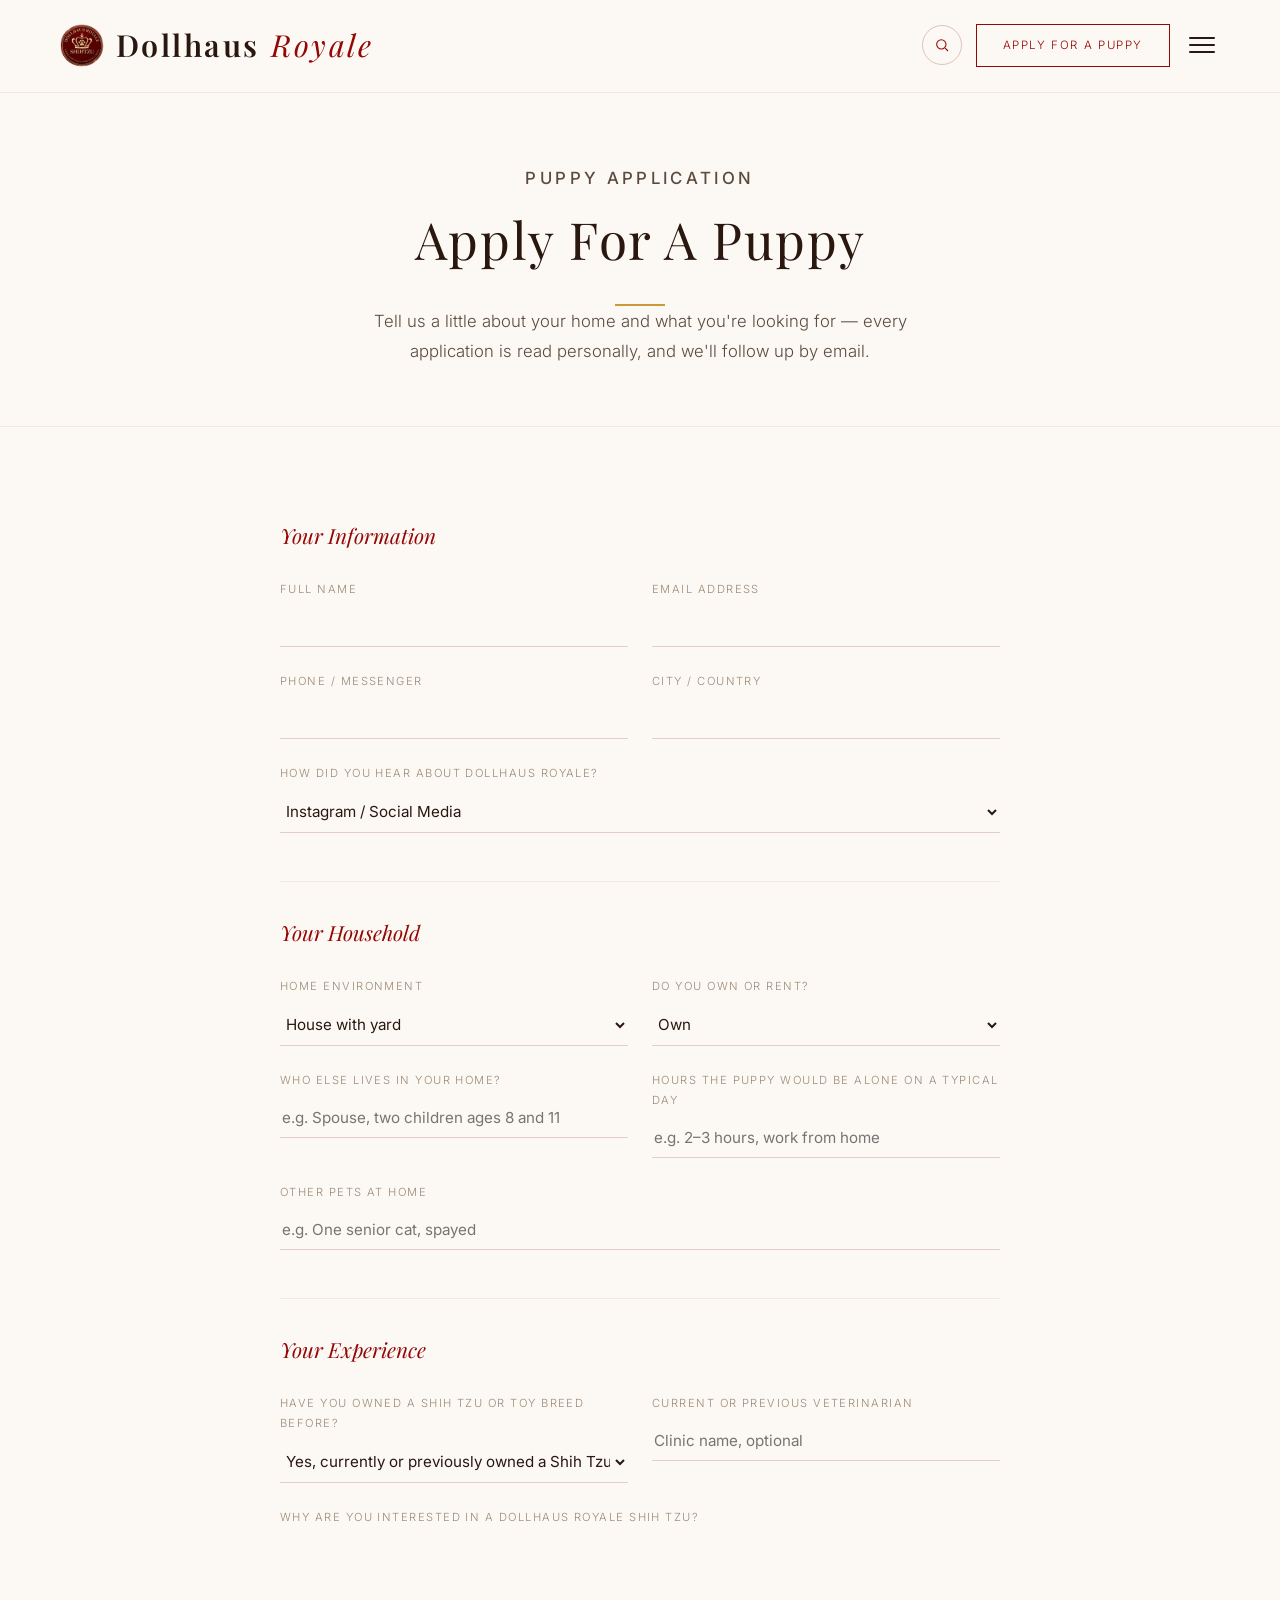
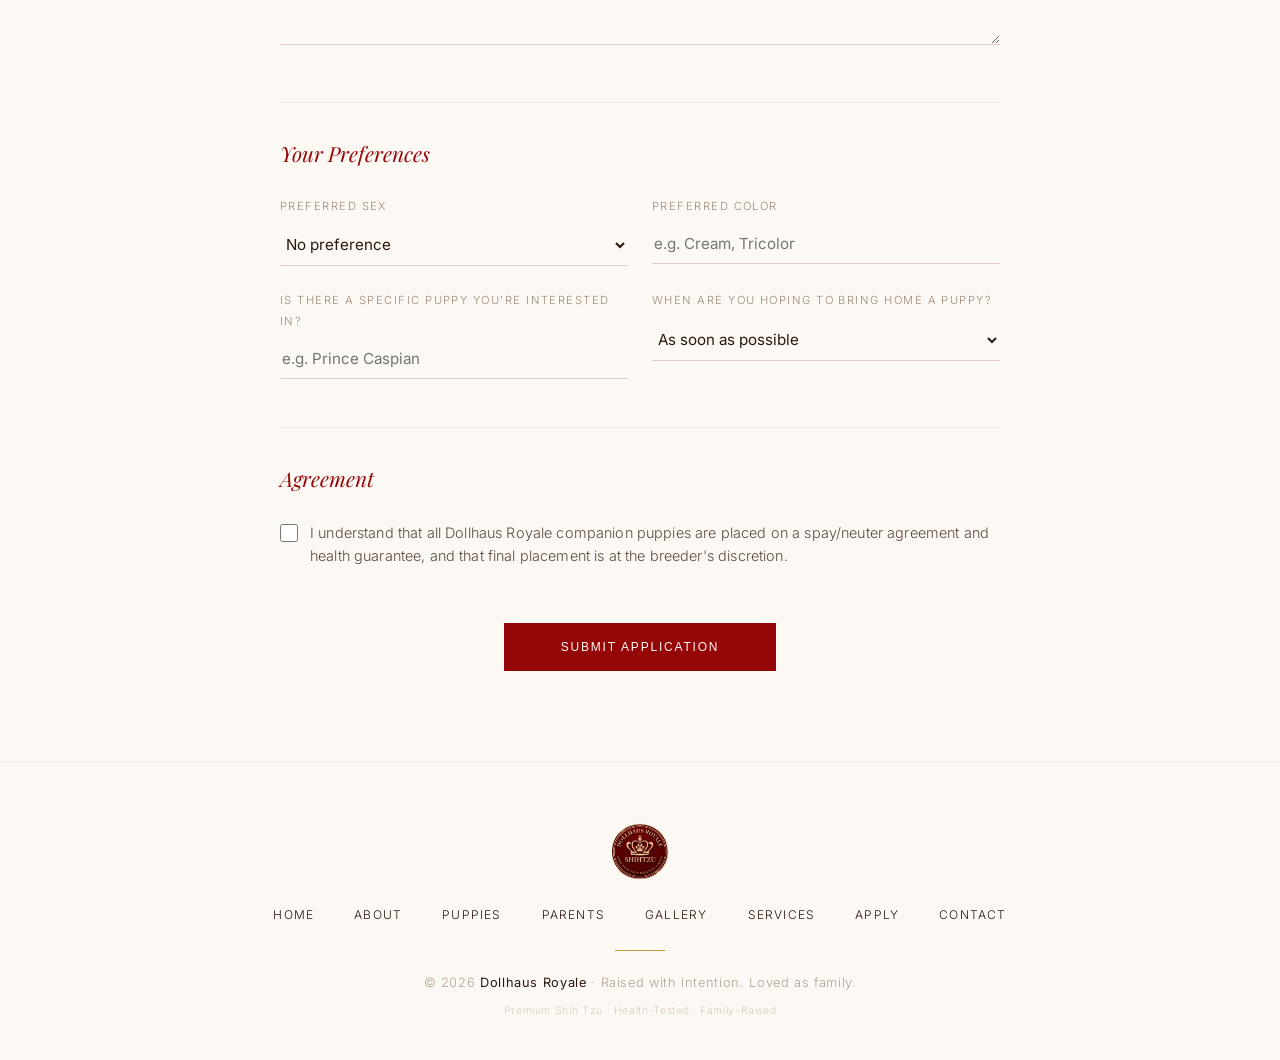
<file: puppy-application.html>
<!DOCTYPE html>
<html lang="en">
<head>
    <meta charset="UTF-8" />
    <meta name="viewport" content="width=device-width, initial-scale=1.0" />
    <title>Puppy Application · Dollhaus Royale</title>
    <meta name="description" content="Apply to bring home a Dollhaus Royale Shih Tzu puppy." />

    <link rel="preconnect" href="https://fonts.googleapis.com" />
    <link rel="preconnect" href="https://fonts.gstatic.com" crossorigin />
    <link href="https://fonts.googleapis.com/css2?family=Playfair+Display:ital,wght@0,400;0,500;0,600;0,700;0,800;0,900;1,400;1,500;1,600&family=Inter:wght@300;400;500;600&display=swap" rel="stylesheet" />
    <link rel="stylesheet" href="style.css" />
</head>
<body>
    <!-- ========================================
    HEADER
    ======================================== -->
    <header>
        <div class="container nav-inner">
            <a href="index.html" class="logo">
                <img src="dr-logo.png" class="dr-crest" alt="Dollhaus Royale crest" />
                Dollhaus <span>Royale</span>
            </a>

            <div class="nav-actions">
                <button class="icon-btn" id="searchToggle" aria-label="Search">
                    <svg viewBox="0 0 24 24"><circle cx="11" cy="11" r="7" /><path d="m21 21-4.3-4.3" /></svg>
                </button>
                <a href="puppy-application.html" class="nav-apply">Apply For A Puppy</a>
                <button class="menu-toggle" id="menuToggle" aria-label="Toggle navigation">
                    <span></span>
                    <span></span>
                    <span></span>
                </button>
            </div>
        </div>

        <!-- Search panel -->
        <div class="search-panel" id="searchPanel">
            <div class="container search-panel-inner">
                <svg viewBox="0 0 24 24"><circle cx="11" cy="11" r="7" /><path d="m21 21-4.3-4.3" /></svg>
                <input type="text" id="puppySearch" placeholder="Search puppies by name, color, or sex…" autocomplete="off" />
                <span class="search-hint">Searches current litter</span>
            </div>
        </div>
    </header>

    <!-- Nav overlay + full-screen centered panel (identical at every screen size) -->
    <div class="nav-overlay" id="navOverlay"></div>
    <ul class="nav-links" id="navLinks">
        <li><a href="index.html">Home</a></li>
        <li><a href="about.html">About</a></li>
        <li><a href="puppies.html">Puppies</a></li>
        <li><a href="parents.html">Parents</a></li>
        <li><a href="gallery.html">Gallery</a></li>
        <li><a href="services.html">Services</a></li>
        <li><a href="contact.html">Contact</a></li>
        <li class="nav-apply-row"><a href="puppy-application.html">Apply For A Puppy</a></li>
    </ul>
    <section class="page-banner">
        <div class="container">
            <p class="section-label">Puppy Application</p>
            <h1>Apply For A Puppy</h1>
            <div class="gold-divider centered"></div>
            <p>Tell us a little about your home and what you're looking for — every application is read personally, and we'll follow up by email.</p>
        </div>
    </section>

    <section class="page-content">
        <div class="container">
            <form class="dr-form" id="applicationForm">

                <div class="form-section-title">Your Information</div>
                <div class="form-row">
                    <div class="form-field">
                        <label for="fullName">Full Name</label>
                        <input type="text" id="fullName" required />
                    </div>
                    <div class="form-field">
                        <label for="email">Email Address</label>
                        <input type="email" id="email" required />
                    </div>
                </div>
                <div class="form-row">
                    <div class="form-field">
                        <label for="phone">Phone / Messenger</label>
                        <input type="text" id="phone" />
                    </div>
                    <div class="form-field">
                        <label for="location">City / Country</label>
                        <input type="text" id="location" />
                    </div>
                </div>
                <div class="form-row single">
                    <div class="form-field">
                        <label for="heardAbout">How Did You Hear About Dollhaus Royale?</label>
                        <select id="heardAbout">
                            <option>Instagram / Social Media</option>
                            <option>Google Search</option>
                            <option>Referral from a friend or family member</option>
                            <option>Previous Dollhaus Royale owner</option>
                            <option>Other</option>
                        </select>
                    </div>
                </div>

                <div class="form-section-title">Your Household</div>
                <div class="form-row">
                    <div class="form-field">
                        <label for="homeType">Home Environment</label>
                        <select id="homeType">
                            <option>House with yard</option>
                            <option>House, no yard</option>
                            <option>Apartment / Condo</option>
                            <option>Other</option>
                        </select>
                    </div>
                    <div class="form-field">
                        <label for="ownRent">Do You Own or Rent?</label>
                        <select id="ownRent">
                            <option>Own</option>
                            <option>Rent (pet-friendly confirmed)</option>
                            <option>Rent (need to confirm)</option>
                        </select>
                    </div>
                </div>
                <div class="form-row">
                    <div class="form-field">
                        <label for="householdMembers">Who Else Lives in Your Home?</label>
                        <input type="text" id="householdMembers" placeholder="e.g. Spouse, two children ages 8 and 11" />
                    </div>
                    <div class="form-field">
                        <label for="hoursAlone">Hours the Puppy Would Be Alone on a Typical Day</label>
                        <input type="text" id="hoursAlone" placeholder="e.g. 2–3 hours, work from home" />
                    </div>
                </div>
                <div class="form-row single">
                    <div class="form-field">
                        <label for="otherPets">Other Pets at Home</label>
                        <input type="text" id="otherPets" placeholder="e.g. One senior cat, spayed" />
                    </div>
                </div>

                <div class="form-section-title">Your Experience</div>
                <div class="form-row">
                    <div class="form-field">
                        <label for="dogExperience">Have You Owned a Shih Tzu or Toy Breed Before?</label>
                        <select id="dogExperience">
                            <option>Yes, currently or previously owned a Shih Tzu</option>
                            <option>Yes, another toy/small breed</option>
                            <option>No, first-time small breed owner</option>
                        </select>
                    </div>
                    <div class="form-field">
                        <label for="vetName">Current or Previous Veterinarian</label>
                        <input type="text" id="vetName" placeholder="Clinic name, optional" />
                    </div>
                </div>
                <div class="form-row single">
                    <div class="form-field">
                        <label for="whyDR">Why Are You Interested in a Dollhaus Royale Shih Tzu?</label>
                        <textarea id="whyDR"></textarea>
                    </div>
                </div>

                <div class="form-section-title">Your Preferences</div>
                <div class="form-row">
                    <div class="form-field">
                        <label for="prefSex">Preferred Sex</label>
                        <select id="prefSex">
                            <option>No preference</option>
                            <option>Male</option>
                            <option>Female</option>
                        </select>
                    </div>
                    <div class="form-field">
                        <label for="prefColor">Preferred Color</label>
                        <input type="text" id="prefColor" placeholder="e.g. Cream, Tricolor" />
                    </div>
                </div>
                <div class="form-row">
                    <div class="form-field">
                        <label for="puppyInterest">Is There a Specific Puppy You're Interested In?</label>
                        <input type="text" id="puppyInterest" placeholder="e.g. Prince Caspian" />
                    </div>
                    <div class="form-field">
                        <label for="timeline">When Are You Hoping to Bring Home a Puppy?</label>
                        <select id="timeline">
                            <option>As soon as possible</option>
                            <option>Within 1–3 months</option>
                            <option>Within 3–6 months</option>
                            <option>Just inquiring for now</option>
                        </select>
                    </div>
                </div>

                <div class="form-section-title">Agreement</div>
                <div class="form-row single">
                    <div class="form-field checkbox-field">
                        <label for="agreeTerms">
                            <input type="checkbox" id="agreeTerms" required />
                            I understand that all Dollhaus Royale companion puppies are placed on a spay/neuter agreement and health guarantee, and that final placement is at the breeder's discretion.
                        </label>
                    </div>
                </div>

                <div class="submit-row">
                    <button type="submit" class="btn-primary">Submit Application</button>
                </div>
            </form>

            <div class="form-confirmation" id="formConfirmation">
                <img src="dr-logo.png" class="dr-crest" alt="Dollhaus Royale crest" />
                <h3>Thank You</h3>
                <p>Your application has been received. We personally review every submission and will follow up by email soon.</p>
            </div>
        </div>
    </section>

    <footer>
        <div class="container">
            <img src="dr-logo.png" class="dr-crest footer-crest" alt="Dollhaus Royale crest" />
            <div class="footer-links">
                <a href="index.html">Home</a>
                <a href="about.html">About</a>
                <a href="puppies.html">Puppies</a>
                <a href="parents.html">Parents</a>
                <a href="gallery.html">Gallery</a>
                <a href="services.html">Services</a>
            
                <a href="puppy-application.html">Apply</a>
                <a href="contact.html">Contact</a>
            </div>
            <div class="gold-divider centered"></div>
            <p>&copy; 2026 <strong style="color:#2A1810;font-weight:400;">Dollhaus Royale</strong> · Raised with intention. Loved as family.</p>
            <p style="margin-top:0.5rem;font-size:0.65rem;color:#D9CBB8;">Premium Shih Tzu · Health-Tested · Family-Raised</p>
        </div>
    </footer>
    <script>
        // 1. PAGE LOAD FADE-IN
        document.addEventListener('DOMContentLoaded', function() {
            document.body.classList.add('loaded');
        });

        // 2. BURGER MENU (same full-screen centered panel at every screen size)
        const menuToggle = document.getElementById('menuToggle');
        const navLinks = document.getElementById('navLinks');
        const navOverlay = document.getElementById('navOverlay');

        function openMenu() {
            menuToggle.classList.add('active');
            navLinks.classList.add('open');
            navOverlay.classList.add('open');
        }
        function closeMenu() {
            menuToggle.classList.remove('active');
            navLinks.classList.remove('open');
            navOverlay.classList.remove('open');
        }
        menuToggle.addEventListener('click', function() {
            if (navLinks.classList.contains('open')) { closeMenu(); } else { openMenu(); }
        });
        navOverlay.addEventListener('click', closeMenu);
        navLinks.addEventListener('click', function(event) {
            if (event.target === navLinks) { closeMenu(); }
        });

        // 3. SEARCH BAR (expands + live-filters any .puppy-card present on the page)
        const searchToggle = document.getElementById('searchToggle');
        const searchPanel = document.getElementById('searchPanel');
        const puppySearch = document.getElementById('puppySearch');
        const puppyCards = Array.from(document.querySelectorAll('.puppy-card'));

        searchToggle.addEventListener('click', function() {
            const isOpen = searchPanel.classList.toggle('open');
            if (isOpen) {
                setTimeout(function() { puppySearch.focus(); }, 300);
            } else {
                puppySearch.value = '';
                filterPuppies('');
            }
        });

        function filterPuppies(query) {
            const q = query.trim().toLowerCase();
            puppyCards.forEach(function(card) {
                const text = card.textContent.toLowerCase();
                card.style.display = (q === '' || text.includes(q)) ? '' : 'none';
            });
        }

        puppySearch.addEventListener('input', function() {
            filterPuppies(this.value);
        });

        
        // FORM SUBMIT -> SHOW CONFIRMATION (static demo; wire to a real backend/Formspree later)
        var formEl = document.querySelector('.dr-form');
        var confirmEl = document.getElementById('formConfirmation');
        if (formEl) {
            formEl.addEventListener('submit', function(e) {
                e.preventDefault();
                formEl.style.display = 'none';
                if (confirmEl) { confirmEl.classList.add('show'); }
                window.scrollTo({ top: confirmEl.offsetTop - 120, behavior: 'smooth' });
            });
        }

    </script>
</body>
</html>
</file>
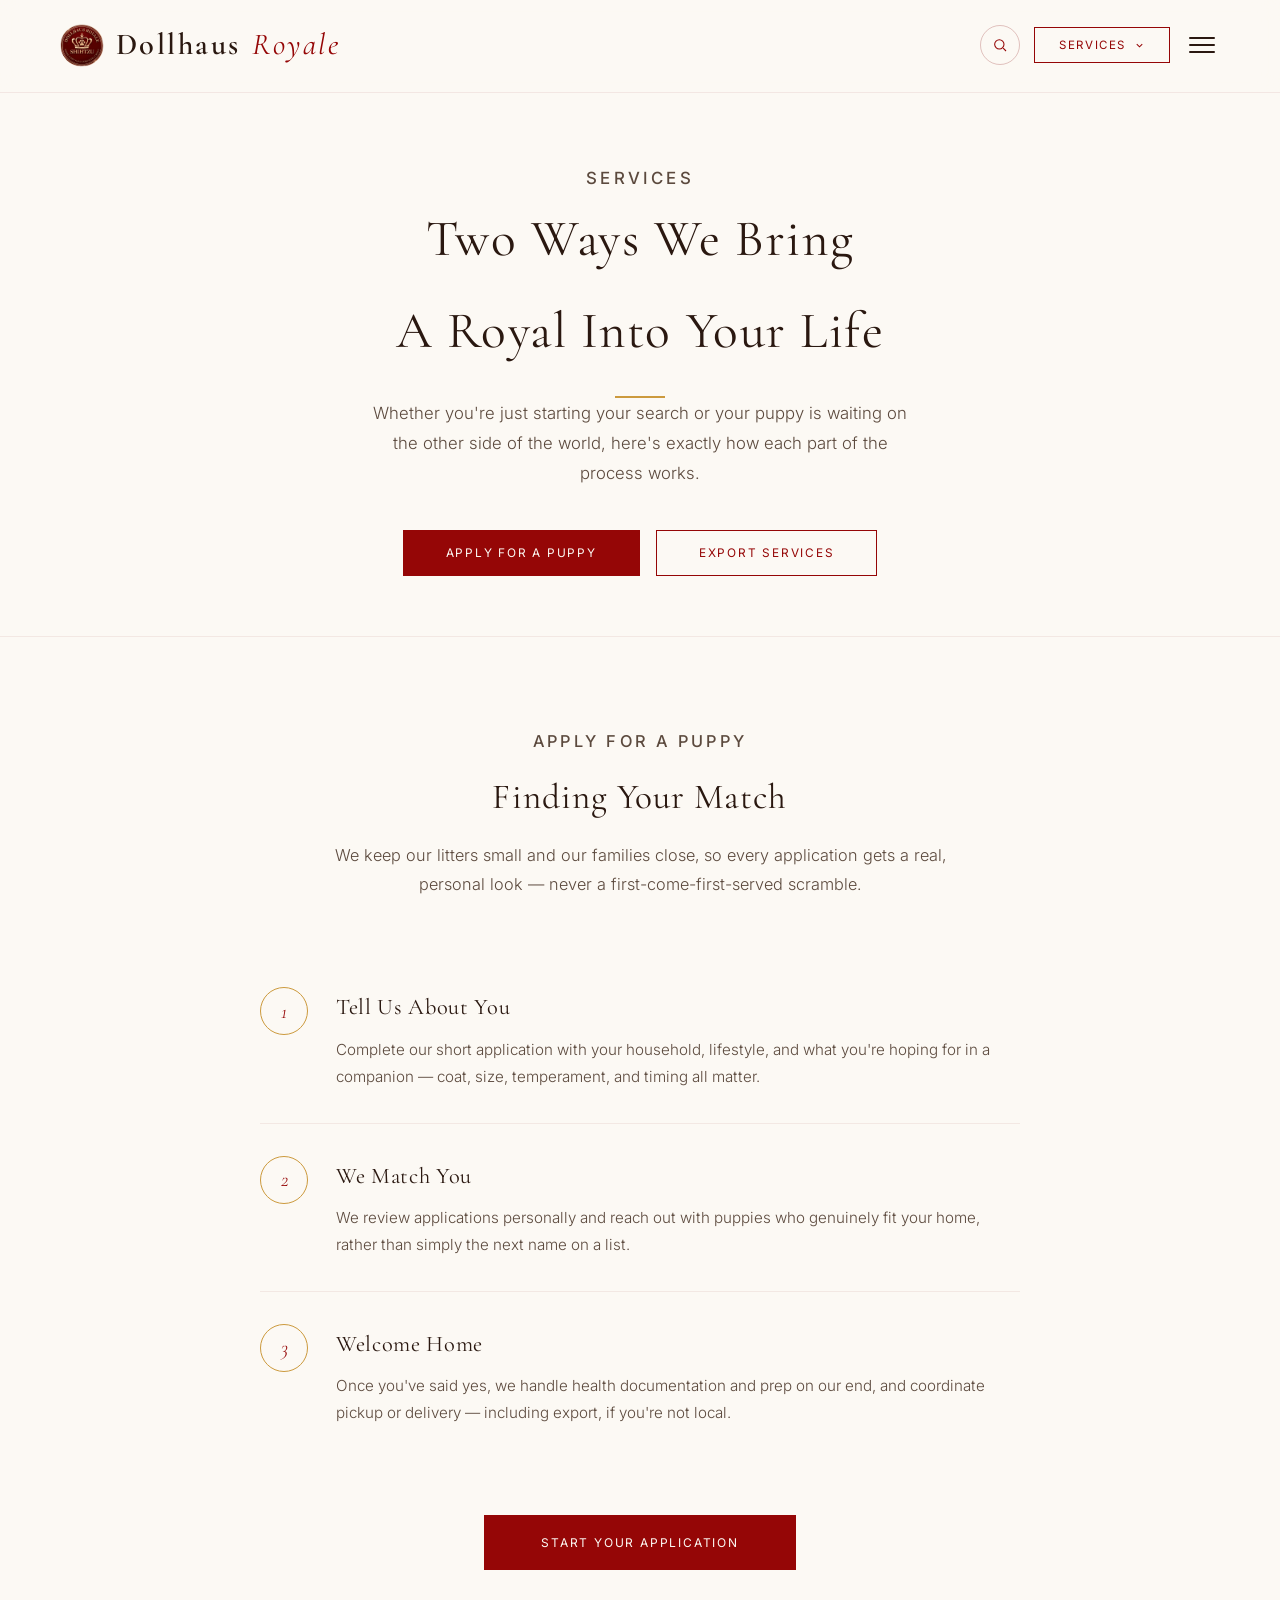
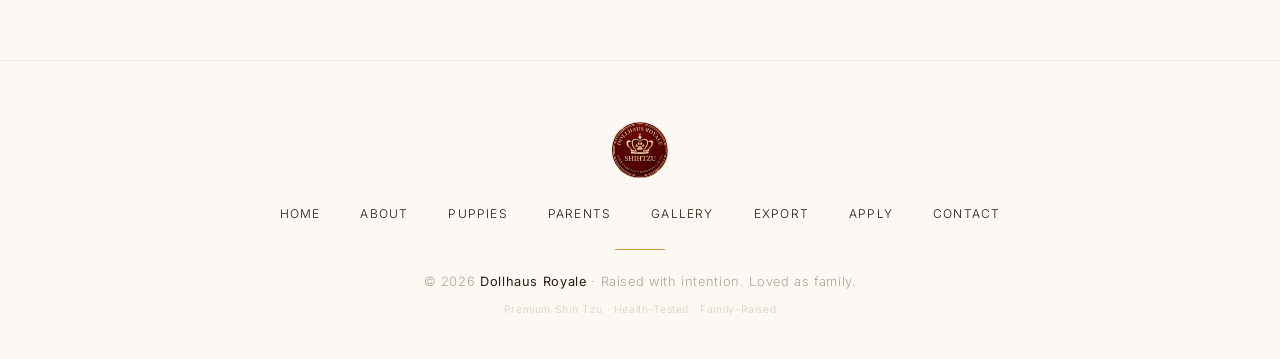
<file: services.html>
<!DOCTYPE html>
<html lang="en">
<head>
    <meta charset="UTF-8" />
    <meta name="viewport" content="width=device-width, initial-scale=1.0" />
    <title>Services · Dollhaus Royale</title>
    <meta name="description" content="How to apply for a Dollhaus Royale puppy, and how we arrange safe international export." />

    <link rel="preconnect" href="https://fonts.googleapis.com" />
    <link rel="preconnect" href="https://fonts.gstatic.com" crossorigin />
    <link href="https://fonts.googleapis.com/css2?family=Cormorant+Garamond:ital,wght@0,300;0,400;0,600;1,400&family=Inter:wght@300;400;500&display=swap" rel="stylesheet" />
    <link rel="stylesheet" href="style.css" />
    <link rel="stylesheet" href="style1.css" />
</head>
<body>
    <!-- ========================================
    HEADER
    ======================================== -->
    <header>
        <div class="container nav-inner">
            <a href="index.html" class="logo">
                <img src="dr-logo.png" class="dr-crest" alt="Dollhaus Royale crest" />
                Dollhaus <span>Royale</span>
            </a>

            <div class="nav-actions">
                <button class="icon-btn" id="searchToggle" aria-label="Search">
                    <svg viewBox="0 0 24 24"><circle cx="11" cy="11" r="7" /><path d="m21 21-4.3-4.3" /></svg>
                </button>

                <div class="nav-services" id="navServices">
                    <button class="nav-services-toggle" id="navServicesToggle" aria-haspopup="true" aria-expanded="false">
                        Services
                        <svg class="chevron" viewBox="0 0 24 24"><path d="m6 9 6 6 6-6" /></svg>
                    </button>
                    <div class="nav-services-menu" id="navServicesMenu">
                        <a href="puppy-application.html">Apply For A Puppy<small>Start your match today</small></a>
                        <a href="services.html">Export Services<small>Bringing your Royal home, wherever you are</small></a>
                    </div>
                </div>

                <button class="menu-toggle" id="menuToggle" aria-label="Toggle navigation">
                    <span></span>
                    <span></span>
                    <span></span>
                </button>
            </div>
        </div>

        <!-- Search panel -->
        <div class="search-panel" id="searchPanel">
            <div class="container search-panel-inner">
                <svg viewBox="0 0 24 24"><circle cx="11" cy="11" r="7" /><path d="m21 21-4.3-4.3" /></svg>
                <input type="text" id="puppySearch" placeholder="Search puppies by name, color, or sex…" autocomplete="off" />
                <span class="search-hint">Searches current litter</span>
            </div>
        </div>
    </header>

    <!-- Nav overlay + full-screen centered panel -->
    <div class="nav-overlay" id="navOverlay"></div>
    <ul class="nav-links" id="navLinks">
        <li><a href="index.html">Home</a></li>
        <li><a href="about.html">About</a></li>
        <li><a href="puppies.html">Puppies</a></li>
        <li><a href="parents.html">Parents</a></li>
        <li><a href="gallery.html">Gallery</a></li>
        <li class="nav-services-item">
            <button class="nav-services-item-toggle" id="mobileServicesToggle" aria-expanded="false">
                Services
                <svg class="chevron" viewBox="0 0 24 24"><path d="m6 9 6 6 6-6" /></svg>
            </button>
            <ul class="nav-services-sublist" id="mobileServicesSublist">
                <li><a href="puppy-application.html">Apply For A Puppy</a></li>
                <li><a href="services.html">Export Services</a></li>
            </ul>
        </li>
        <li><a href="contact.html">Contact</a></li>
        <li class="nav-apply-row"><a href="services.html">View Services</a></li>
    </ul>

    <section class="page-banner">
        <div class="container">
            <p class="section-label">Services</p>
            <h1>Two Ways We Bring<br />A Royal Into Your Life</h1>
            <div class="gold-divider centered"></div>
            <p>Whether you're just starting your search or your puppy is waiting on the other side of the world, here's exactly how each part of the process works.</p>

            <div class="services-tabs" id="servicesTabs" role="tablist">
                <button class="services-tab active" id="tabApply" data-panel="panelApply" role="tab" aria-selected="true">Apply For A Puppy</button>
                <button class="services-tab" id="tabExport" data-panel="panelExport" role="tab" aria-selected="false">Export Services</button>
            </div>
        </div>
    </section>

    <!-- ===== APPLY FOR A PUPPY PANEL ===== -->
    <section class="page-content service-panel active" id="panelApply">
        <div class="container">
            <div class="service-intro">
                <p class="section-label" style="justify-content:center;">Apply For A Puppy</p>
                <h2 style="font-size:2.2rem;margin-bottom:0.8rem;">Finding Your Match</h2>
                <p>We keep our litters small and our families close, so every application gets a real, personal look — never a first-come-first-served scramble.</p>
            </div>

            <div class="apply-steps-wrap">
                <div class="export-steps">
                    <div class="export-step">
                        <div class="num">1</div>
                        <div>
                            <h3>Tell Us About You</h3>
                            <p>Complete our short application with your household, lifestyle, and what you're hoping for in a companion — coat, size, temperament, and timing all matter.</p>
                        </div>
                    </div>
                    <div class="export-step">
                        <div class="num">2</div>
                        <div>
                            <h3>We Match You</h3>
                            <p>We review applications personally and reach out with puppies who genuinely fit your home, rather than simply the next name on a list.</p>
                        </div>
                    </div>
                    <div class="export-step">
                        <div class="num">3</div>
                        <div>
                            <h3>Welcome Home</h3>
                            <p>Once you've said yes, we handle health documentation and prep on our end, and coordinate pickup or delivery — including export, if you're not local.</p>
                        </div>
                    </div>
                </div>
            </div>

            <div class="apply-cta-row">
                <a href="puppy-application.html" class="btn-primary">Start Your Application</a>
            </div>
        </div>
    </section>

    <!-- ===== EXPORT SERVICES PANEL ===== -->
    <section class="page-content tint service-panel" id="panelExport">
        <div class="container">
            <div class="service-intro">
                <p class="section-label" style="justify-content:center;">Export Services</p>
                <h2 style="font-size:2.2rem;margin-bottom:0.8rem;">Bringing Your Royal Home, Wherever You Are</h2>
                <p>We work with approved families around the world, arranging safe, documented, and well-prepared international travel for every puppy we export.</p>
            </div>

            <div class="export-steps">
                <div class="export-step">
                    <div class="num">1</div>
                    <div>
                        <h3>Preparation</h3>
                        <p>Every puppy is vet-checked, vaccinated on schedule, microchipped, and given time to reach a safe, healthy travel weight before any export is arranged.</p>
                    </div>
                </div>
                <div class="export-step">
                    <div class="num">2</div>
                    <div>
                        <h3>Documentation</h3>
                        <p>We prepare the health certificates, vaccination records, and import paperwork required by your destination country, working directly with our veterinarian to keep everything accurate and current.</p>
                    </div>
                </div>
                <div class="export-step">
                    <div class="num">3</div>
                    <div>
                        <h3>Travel Arrangements</h3>
                        <p>Depending on the destination, we coordinate an approved pet courier or in-cabin flight nanny, always prioritizing the shortest, most comfortable route for the puppy.</p>
                    </div>
                </div>
                <div class="export-step">
                    <div class="num">4</div>
                    <div>
                        <h3>Health &amp; Safety Standards</h3>
                        <p>We only fly puppies when temperatures, airline policies, and the puppy's own readiness align. We would rather delay a flight than rush one.</p>
                    </div>
                </div>
                <div class="export-step">
                    <div class="num">5</div>
                    <div>
                        <h3>Arrival &amp; Support</h3>
                        <p>We stay in contact through every leg of the journey and remain available to your family long after your puppy arrives home.</p>
                    </div>
                </div>
            </div>

            <div style="text-align:center;margin-top:4rem;">
                <p class="parents-note">Have a destination in mind? <a href="contact.html">Reach out</a> and we'll walk you through what's involved.</p>
            </div>
        </div>
    </section>

    <footer>
        <div class="container">
            <img src="dr-logo.png" class="dr-crest footer-crest" alt="Dollhaus Royale crest" />
            <div class="footer-links">
                <a href="index.html">Home</a>
                <a href="about.html">About</a>
                <a href="puppies.html">Puppies</a>
                <a href="parents.html">Parents</a>
                <a href="gallery.html">Gallery</a>
                <a href="services.html">Export</a>
                <a href="puppy-application.html">Apply</a>
                <a href="contact.html">Contact</a>
            </div>
            <div class="gold-divider centered"></div>
            <p>&copy; 2026 <strong style="color:#2A1810;font-weight:400;">Dollhaus Royale</strong> · Raised with intention. Loved as family.</p>
            <p style="margin-top:0.5rem;font-size:0.65rem;color:#D9CBB8;">Premium Shih Tzu · Health-Tested · Family-Raised</p>
        </div>
    </footer>

    <script>
        // 1. PAGE LOAD FADE-IN
        document.addEventListener('DOMContentLoaded', function() {
            document.body.classList.add('loaded');
        });

        // 2. BURGER MENU
        const menuToggle = document.getElementById('menuToggle');
        const navLinks = document.getElementById('navLinks');
        const navOverlay = document.getElementById('navOverlay');

        function openMenu() {
            menuToggle.classList.add('active');
            navLinks.classList.add('open');
            navOverlay.classList.add('open');
        }
        function closeMenu() {
            menuToggle.classList.remove('active');
            navLinks.classList.remove('open');
            navOverlay.classList.remove('open');
        }
        menuToggle.addEventListener('click', function() {
            if (navLinks.classList.contains('open')) { closeMenu(); } else { openMenu(); }
        });
        navOverlay.addEventListener('click', closeMenu);
        navLinks.addEventListener('click', function(event) {
            if (event.target === navLinks) { closeMenu(); }
        });

        // 3. SERVICES DROPDOWN
        const navServices = document.getElementById('navServices');
        const navServicesToggle = document.getElementById('navServicesToggle');
        const navServicesMenu = document.getElementById('navServicesMenu');

        function closeServicesMenu() {
            navServicesMenu.classList.remove('open');
            navServicesToggle.setAttribute('aria-expanded', 'false');
        }
        navServicesToggle.addEventListener('click', function(event) {
            event.stopPropagation();
            const isOpen = navServicesMenu.classList.toggle('open');
            navServicesToggle.setAttribute('aria-expanded', isOpen ? 'true' : 'false');
        });
        document.addEventListener('click', function(event) {
            if (!navServices.contains(event.target)) { closeServicesMenu(); }
        });
        document.addEventListener('keydown', function(event) {
            if (event.key === 'Escape') { closeServicesMenu(); }
        });

        // 4. SERVICES ACCORDION (mobile)
        const mobileServicesToggle = document.getElementById('mobileServicesToggle');
        const mobileServicesSublist = document.getElementById('mobileServicesSublist');
        mobileServicesToggle.addEventListener('click', function() {
            const isOpen = mobileServicesSublist.classList.toggle('open');
            mobileServicesToggle.setAttribute('aria-expanded', isOpen ? 'true' : 'false');
        });

        // 5. SEARCH (no puppy cards on this page, just opens/closes)
        const searchToggle = document.getElementById('searchToggle');
        const searchPanel = document.getElementById('searchPanel');
        const puppySearch = document.getElementById('puppySearch');
        searchToggle.addEventListener('click', function() {
            const isOpen = searchPanel.classList.toggle('open');
            if (isOpen) {
                setTimeout(function() { puppySearch.focus(); }, 300);
            } else {
                puppySearch.value = '';
            }
        });

        // 6. SERVICES TAB SWITCHER
        const tabs = Array.from(document.querySelectorAll('.services-tab'));
        const panels = Array.from(document.querySelectorAll('.service-panel'));

        function activateTab(tab) {
            tabs.forEach(function(t) {
                const isActive = t === tab;
                t.classList.toggle('active', isActive);
                t.setAttribute('aria-selected', isActive ? 'true' : 'false');
            });
            panels.forEach(function(panel) {
                panel.classList.toggle('active', panel.id === tab.dataset.panel);
            });
        }

        tabs.forEach(function(tab) {
            tab.addEventListener('click', function() { activateTab(tab); });
        });

        if (window.location.hash === '#export') {
            activateTab(document.getElementById('tabExport'));
        }
    </script>
</body>
</html>
</file>
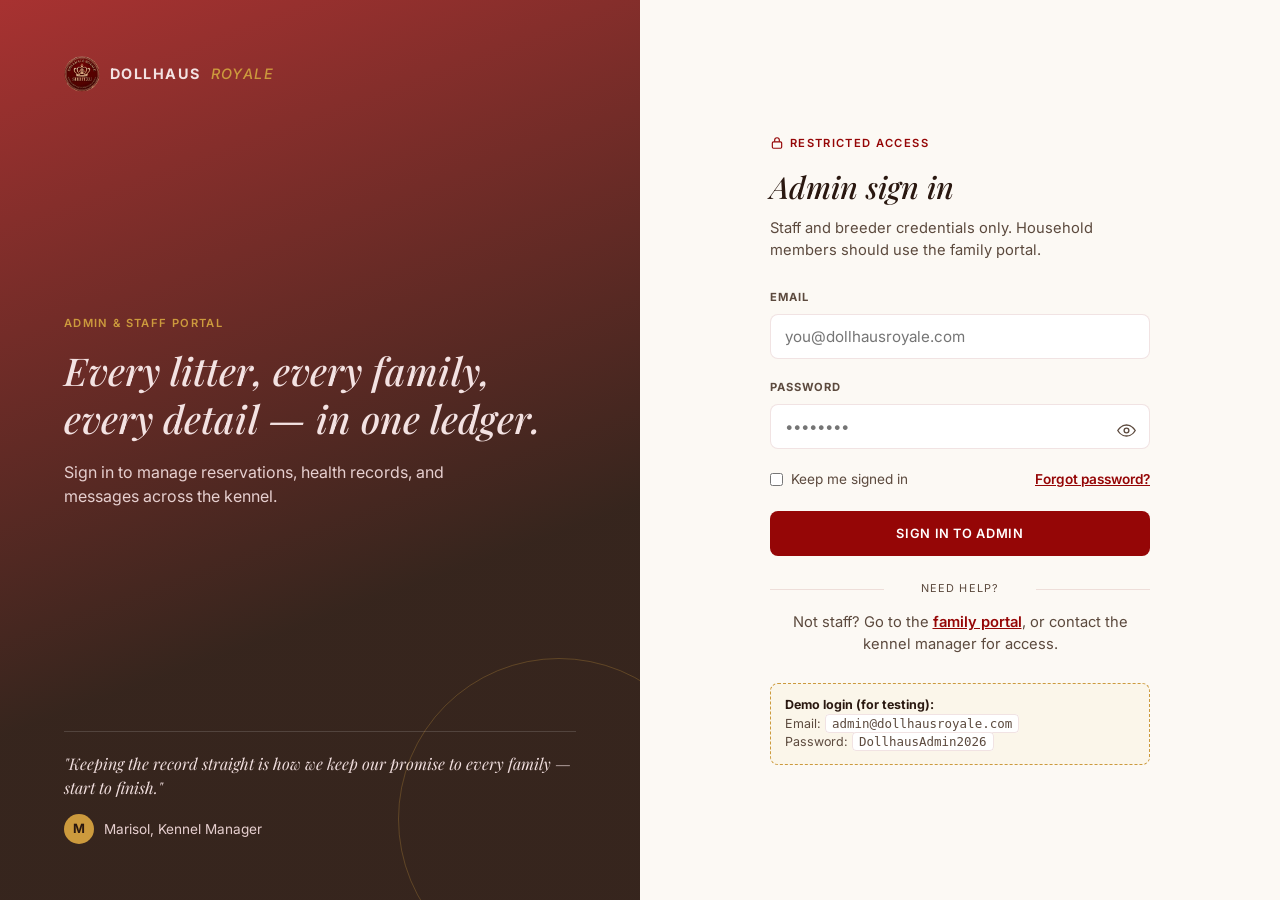
<file: Login_Dashoard_Admin/login.html>
<!DOCTYPE html>
<html lang="en">
<head>
<meta charset="UTF-8" />
<meta name="viewport" content="width=device-width, initial-scale=1.0" />
<title>Admin Login · Dollhaus Royale</title>
<link rel="preconnect" href="https://fonts.googleapis.com" />
<link href="https://fonts.googleapis.com/css2?family=Playfair+Display:ital,wght@0,500;1,500&family=Inter:wght@400;500;600;700&display=swap" rel="stylesheet" />
<link rel="stylesheet" href="portal.css" />
</head>
<body>

<div class="login-wrap">

  <!-- LEFT: brand panel -->
  <div class="login-panel">
    <div class="login-logo">
      <img src="dr-logo.png" class="dr-crest" alt="Dollhaus Royale crest" />
      DOLLHAUS <em>ROYALE</em>
    </div>

    <div class="login-hero">
      <div class="eyebrow">Admin &amp; Staff Portal</div>
      <h1>Every litter, every family,<br>every detail — in one ledger.</h1>
      <p>Sign in to manage reservations, health records, and messages across the kennel.</p>
    </div>

    <div class="login-quote">
      <p>"Keeping the record straight is how we keep our promise to every family — start to finish."</p>
      <div class="who">
        <span class="avatar">M</span>
        Marisol, Kennel Manager
      </div>
    </div>
  </div>

  <!-- RIGHT: sign-in form -->
  <div class="login-form-side">
    <div class="login-form-card">
      <div class="eyebrow">
        <svg viewBox="0 0 24 24"><rect x="4" y="10" width="16" height="11" rx="2" /><path d="M8 10V7a4 4 0 0 1 8 0v3" /></svg>
        Restricted Access
      </div>
      <h2>Admin sign in</h2>
      <p>Staff and breeder credentials only. Household members should use the family portal.</p>

      <div class="login-error" id="loginError">
        Incorrect email or password. Try the demo credentials below.
      </div>

      <form id="loginForm">
        <div class="field">
          <label for="email">Email</label>
          <input type="email" id="email" placeholder="you@dollhausroyale.com" autocomplete="username" required />
        </div>

        <div class="field field-password">
          <label for="password">Password</label>
          <input type="password" id="password" placeholder="••••••••" autocomplete="current-password" required />
          <button type="button" class="toggle-pw" id="togglePw" aria-label="Show password">
            <svg class="icon-eye" viewBox="0 0 24 24"><path d="M1 12s4-7 11-7 11 7 11 7-4 7-11 7-11-7-11-7Z" /><circle cx="12" cy="12" r="3" /></svg>
            <svg class="icon-eye-off" viewBox="0 0 24 24" style="display:none;"><path d="M17.9 17.9A10.6 10.6 0 0 1 12 19c-7 0-11-7-11-7a19.6 19.6 0 0 1 5-5.6M9.9 4.2A9.7 9.7 0 0 1 12 4c7 0 11 7 11 7a19.6 19.6 0 0 1-2.2 3.1M14.1 14.1a3 3 0 1 1-4.2-4.2" /><path d="M1 1l22 22" /></svg>
          </button>
        </div>

        <div class="field-row">
          <label><input type="checkbox" id="keepSignedIn" /> Keep me signed in</label>
          <a href="#" onclick="alert('This is a demo — password reset is not wired up yet.'); return false;">Forgot password?</a>
        </div>

        <button type="submit" class="btn btn-solid">Sign in to Admin</button>
      </form>

      <div class="help-divider">Need help?</div>
      <p class="help-text">Not staff? Go to the <a href="#">family portal</a>, or contact the kennel manager for access.</p>

      <!-- Embedded test account so this can be demoed / QA'd without a real backend yet -->
      <div class="demo-box">
        <strong>Demo login (for testing):</strong><br>
        Email: <code>admin@dollhausroyale.com</code><br>
        Password: <code>DollhausAdmin2026</code>
      </div>
    </div>
  </div>

</div>

<script>
  // ============================================================
  // DEMO AUTH — embedded test account only.
  // Replace this whole block with a real API call when the
  // backend is ready (e.g. fetch('/api/login', { ... })).
  // ============================================================
  const TEST_ACCOUNT = {
    email: 'admin@dollhausroyale.com',
    password: 'DollhausAdmin2026'
  };

  const form = document.getElementById('loginForm');
  const errorBox = document.getElementById('loginError');

  form.addEventListener('submit', function (e) {
    e.preventDefault();

    const email = document.getElementById('email').value.trim().toLowerCase();
    const password = document.getElementById('password').value;

    if (email === TEST_ACCOUNT.email && password === TEST_ACCOUNT.password) {
      // Mark as signed in for this browser tab/session.
      // A real backend would set a proper auth cookie/token instead.
      sessionStorage.setItem('dr_admin_signed_in', 'true');
      sessionStorage.setItem('dr_admin_name', 'Renata');
      window.location.href = 'dashboard.html';
    } else {
      errorBox.classList.add('show');
    }
  });

  // Show/hide password
  const pwInput = document.getElementById('password');
  const toggleBtn = document.getElementById('togglePw');
  const eyeIcon = toggleBtn.querySelector('.icon-eye');
  const eyeOffIcon = toggleBtn.querySelector('.icon-eye-off');
  toggleBtn.addEventListener('click', function () {
    const isHidden = pwInput.type === 'password';
    pwInput.type = isHidden ? 'text' : 'password';
    toggleBtn.setAttribute('aria-label', isHidden ? 'Hide password' : 'Show password');
    eyeIcon.style.display = isHidden ? 'none' : 'block';
    eyeOffIcon.style.display = isHidden ? 'block' : 'none';
  });
</script>

</body>
</html>
</file>
<file: style.css>
/* ========================================
   DOLLHAUS ROYALE · STATIC WEBSITE
   BASE STYLES (used across all pages)
   ======================================== */

/* ---------- RESET ---------- */
* {
    margin: 0;
    padding: 0;
    box-sizing: border-box;
}

html {
    scroll-behavior: smooth;
}

body {
    background: #FCF9F4;
    color: #2A1810;
    font-family: 'Inter', sans-serif;
    font-weight: 300;
    line-height: 1.8;
    opacity: 0;
    transition: opacity 0.9s ease;
}

body.loaded {
    opacity: 1;
}

.container {
    max-width: 1280px;
    margin: 0 auto;
    padding: 0 60px;
}

/* ---------- TYPOGRAPHY ---------- */
h1,
h2,
h3 {
    font-family: 'Playfair Display', serif;
    font-weight: 400;
    letter-spacing: 0.03em;
}

.section-label {
    font-family: 'Inter', sans-serif;
    font-size: 0.7rem;
    text-transform: uppercase;
    letter-spacing: 0.2em;
    color: #950606;
    margin-bottom: 0.5rem;
    font-weight: 500;
}

.gold-divider {
    width: 50px;
    height: 1.5px;
    background: #CC9A3D;
    margin: 1.2rem 0;
}

.gold-divider.centered {
    margin: 1.2rem auto;
}

/* ---------- BRAND CREST ---------- */
img.dr-crest {
    display: block;
    object-fit: contain;
    border-radius: 50%;
}

/* ---------- PEDIGREE DIVIDER ---------- */
.pedigree-divider {
    display: flex;
    align-items: center;
    justify-content: center;
    gap: 18px;
    max-width: 420px;
    margin: 0 auto;
}

.pedigree-divider .line {
    flex: 1;
    height: 1px;
    background: linear-gradient(90deg, transparent, rgba(204, 154, 61, 0.55));
}

.pedigree-divider .line.right {
    background: linear-gradient(90deg, rgba(204, 154, 61, 0.55), transparent);
}

.pedigree-divider .dr-crest {
    width: 30px;
    height: 30px;
    flex-shrink: 0;
}

.section-seam {
    position: relative;
    height: 1px;
}

.section-seam .pedigree-divider {
    position: absolute;
    top: -1px;
    left: 50%;
    transform: translateX(-50%);
    background: #FCF9F4;
    padding: 0 30px;
}

.section-seam.on-tint .pedigree-divider {
    background: #f8f4ed;
}

/* ---------- BUTTONS ---------- */
.btn-primary {
    display: inline-block;
    padding: 16px 56px;
    background: #950606;
    color: #FCF9F4;
    text-transform: uppercase;
    letter-spacing: 0.15em;
    font-size: 0.75rem;
    font-weight: 400;
    text-decoration: none;
    transition: all 0.6s ease;
    border: 1px solid #950606;
    cursor: pointer;
}

.btn-primary:hover {
    background: transparent;
    color: #8B1A1A;
}

/* Bigger hero CTA — used only for the primary "Apply For A Puppy" button
   in the hero so the rest of the site's buttons keep their normal size */
.btn-hero-cta {
    padding: 21px 68px;
    font-size: 0.86rem;
    letter-spacing: 0.18em;
}

/* Idle glow — added by JS after ~60s of no interaction, removed on the
   next scroll/move/tap so it only draws the eye when someone has paused */
@keyframes ctaIdleGlow {
    0%, 100% {
        box-shadow: 0 0 0 0 rgba(233, 199, 122, 0);
    }
    50% {
        box-shadow: 0 0 0 7px rgba(233, 199, 122, 0.22), 0 0 34px 8px rgba(233, 199, 122, 0.55);
    }
}

.btn-hero-cta.idle-glow {
    animation: ctaIdleGlow 2.4s ease-in-out infinite;
}

@media (prefers-reduced-motion: reduce) {
    .btn-hero-cta.idle-glow {
        animation: none;
        box-shadow: 0 0 0 6px rgba(233, 199, 122, 0.4);
    }
}

.btn-secondary {
    display: inline-block;
    padding: 16px 56px;
    border: 1px solid #2A1810;
    color: #2A1810;
    text-transform: uppercase;
    letter-spacing: 0.15em;
    font-size: 0.75rem;
    font-weight: 400;
    text-decoration: none;
    transition: all 0.6s ease;
    margin-left: 12px;
    cursor: pointer;
    background: transparent;
}

.btn-secondary:hover {
    background: #2A1810;
    color: #FCF9F4;
}

.btn-viewmore {
    display: inline-block;
    padding: 12px 40px;
    background: transparent;
    color: #950606;
    text-transform: uppercase;
    letter-spacing: 0.15em;
    font-size: 0.7rem;
    font-weight: 500;
    text-decoration: none;
    transition: all 0.6s ease;
    border: 1px solid #950606;
    cursor: pointer;
    margin-top: 1rem;
    font-family: 'Inter', sans-serif;
}

.btn-viewmore:hover {
    background: #950606;
    color: #FCF9F4;
}

/* ---------- HEADER ---------- */
header {
    padding: 18px 0;
    border-bottom: 1px solid rgba(139, 26, 26, 0.08);
    position: sticky;
    top: 0;
    background: rgba(252, 249, 244, 0.92);
    backdrop-filter: blur(12px);
    -webkit-backdrop-filter: blur(12px);
    z-index: 110;
}

.nav-inner {
    display: flex;
    justify-content: space-between;
    align-items: center;
}

.logo {
    display: flex;
    align-items: center;
    gap: 12px;
    font-family: 'Playfair Display', serif;
    font-size: 1.9rem;
    font-weight: 600;
    letter-spacing: 0.08em;
    color: #2A1810;
    text-decoration: none;
}

.logo .dr-crest {
    width: 44px;
    height: 44px;
    flex-shrink: 0;
}

.logo span {
    color: #950606;
    font-style: italic;
    font-weight: 400;
}

/* ---------- HEADER RIGHT CLUSTER ---------- */
.nav-actions {
    display: flex;
    align-items: center;
    gap: 14px;
}

.icon-btn {
    width: 40px;
    height: 40px;
    border: 1px solid rgba(139, 26, 26, 0.25);
    border-radius: 50%;
    background: none;
    display: flex;
    align-items: center;
    justify-content: center;
    cursor: pointer;
    transition: border-color 0.4s ease, background 0.4s ease;
    flex-shrink: 0;
}

.icon-btn svg {
    width: 16px;
    height: 16px;
    stroke: #950606;
    fill: none;
    stroke-width: 1.6;
}

.icon-btn:hover {
    background: #950606;
    border-color: #950606;
}

.icon-btn:hover svg {
    stroke: #FCF9F4;
}

.nav-apply {
    border: 1px solid #950606;
    padding: 10px 26px;
    font-size: 0.72rem;
    letter-spacing: 0.14em;
    text-transform: uppercase;
    text-decoration: none;
    color: #950606;
    transition: all 0.5s ease;
    white-space: nowrap;
}

.nav-apply:hover {
    background: #950606;
    color: #FCF9F4;
}

/* ---------- SEARCH BAR ---------- */
.search-panel {
    max-height: 0;
    overflow: hidden;
    transition: max-height 0.45s ease;
    border-bottom: 1px solid transparent;
}

.search-panel.open {
    max-height: 90px;
    border-bottom: 1px solid rgba(139, 26, 26, 0.08);
}

.search-panel-inner {
    display: flex;
    align-items: center;
    gap: 14px;
    padding: 18px 0;
}

.search-panel-inner svg {
    width: 16px;
    height: 16px;
    stroke: #950606;
    fill: none;
    stroke-width: 1.6;
    flex-shrink: 0;
}

.search-panel input {
    flex: 1;
    border: none;
    background: none;
    outline: none;
    font-family: 'Playfair Display', serif;
    font-style: italic;
    font-size: 1.3rem;
    color: #2A1810;
    border-bottom: 1px solid rgba(139, 26, 26, 0.15);
    padding-bottom: 6px;
}

.search-panel input::placeholder {
    color: #9C8A78;
}

.search-hint {
    font-family: 'Inter', sans-serif;
    font-size: 0.68rem;
    text-transform: uppercase;
    letter-spacing: 0.12em;
    color: #9C8A78;
    white-space: nowrap;
}

/* ---------- BURGER ---------- */
.menu-toggle {
    display: flex;
    flex-direction: column;
    gap: 5px;
    cursor: pointer;
    padding: 5px;
    background: none;
    border: none;
    z-index: 101;
}

.menu-toggle span {
    display: block;
    width: 26px;
    height: 2px;
    background: #2A1810;
    transition: all 0.3s ease;
    border-radius: 2px;
}

.menu-toggle.active span:nth-child(1) {
    transform: rotate(45deg) translate(5px, 5px);
}

.menu-toggle.active span:nth-child(2) {
    opacity: 0;
}

.menu-toggle.active span:nth-child(3) {
    transform: rotate(-45deg) translate(5px, -5px);
}

/* ---------- NAV PANEL ---------- */
.nav-links {
    position: fixed;
    inset: 0;
    width: 100%;
    height: 100vh;
    background: rgba(252, 249, 244, 0.98);
    backdrop-filter: blur(16px);
    -webkit-backdrop-filter: blur(16px);
    list-style: none;
    padding: 40px;
    display: flex;
    flex-direction: column;
    align-items: center;
    justify-content: center;
    gap: 6px;
    text-align: center;
    opacity: 0;
    transform: scale(0.98);
    pointer-events: none;
    transition: opacity 0.45s ease, transform 0.45s ease;
    z-index: 100;
}

.nav-links.open {
    opacity: 1;
    transform: scale(1);
    pointer-events: all;
}

.nav-links::before {
    content: '';
    position: absolute;
    top: 90px;
    left: 50%;
    transform: translateX(-50%);
    width: 40px;
    height: 1px;
    background: #CC9A3D;
}

.nav-links li {
    border-bottom: none;
    width: 100%;
    max-width: 340px;
}

.nav-links a {
    display: block;
    text-decoration: none;
    color: #2A1810;
    font-family: 'Playfair Display', serif;
    font-size: 1.7rem;
    font-weight: 400;
    letter-spacing: 0.02em;
    padding: 12px 0;
    transition: color 0.4s ease;
}

.nav-links a:hover {
    color: #950606;
}

.nav-links li.nav-apply-row {
    border-bottom: none;
    margin-top: 16px;
    max-width: none;
}

.nav-links li.nav-apply-row a {
    display: inline-block;
    font-family: 'Inter', sans-serif;
    font-size: 0.72rem;
    text-transform: uppercase;
    letter-spacing: 0.14em;
    border: 1px solid #950606;
    color: #950606;
    padding: 12px 30px;
}

.nav-links li.nav-apply-row a:hover {
    background: #950606;
    color: #FCF9F4;
    padding-left: 30px;
}

.nav-overlay {
    position: fixed;
    inset: 0;
    background: rgba(42, 24, 16, 0.35);
    opacity: 0;
    pointer-events: none;
    transition: opacity 0.5s ease;
    z-index: 99;
}

.nav-overlay.open {
    opacity: 1;
    pointer-events: all;
}

/* ---------- HERO (full-bleed red_dog.png background) ---------- */
.hero {
    position: relative;
    padding: 130px 0 90px;
    min-height: 780px;
    box-sizing: border-box;
    background-color: #2A1810;
    background-image:
        linear-gradient(180deg, rgba(20, 9, 7, 0.30) 0%, rgba(20, 9, 7, 0.22) 26%, rgba(20, 9, 7, 0.55) 60%, rgba(20, 9, 7, 0.72) 100%),
        url('red_dog.png');
    background-size: cover;
    background-position: center 10%;
    background-repeat: no-repeat;
    overflow: hidden;
}

.hero-grid {
    display: flex;
    justify-content: center;
}

.hero-content {
    max-width: 720px;
    text-align: center;
    display: flex;
    flex-direction: column;
    align-items: center;
}

.hero-content .dr-crest {
    width: 66px;
    height: 66px;
    margin-bottom: 1.4rem;
    filter: drop-shadow(0 4px 14px rgba(0, 0, 0, 0.4));
}

.hero-content .section-label {
    color: #E9C77A;
    text-shadow: 0 2px 10px rgba(0, 0, 0, 0.55);
}

.hero-content h1 {
    font-size: 4.2rem;
    line-height: 1.1;
    font-weight: 400;
    margin-bottom: 0.5rem;
    color: #FCF9F4;
    text-shadow: 0 3px 22px rgba(0, 0, 0, 0.45), 0 1px 4px rgba(0, 0, 0, 0.6);
}

.hero-content h1 em {
    color: #E9C77A;
    font-style: italic;
    font-weight: 400;
    text-shadow: 0 3px 22px rgba(0, 0, 0, 0.45), 0 1px 4px rgba(0, 0, 0, 0.6);
}

.hero-content .tagline {
    font-family: 'Playfair Display', serif;
    font-size: 1.6rem;
    font-style: italic;
    color: #FCF9F4;
    margin-bottom: 1.5rem;
    text-shadow: 0 2px 14px rgba(0, 0, 0, 0.5);
}

.hero-content p {
    font-size: 1.15rem;
    color: rgba(252, 249, 244, 0.92);
    max-width: 480px;
    margin-bottom: 2rem;
    text-shadow: 0 2px 12px rgba(0, 0, 0, 0.5);
}

.hero-buttons {
    display: flex;
    gap: 16px;
    flex-wrap: wrap;
    justify-content: center;
}

.hero-content .btn-primary {
    background: #950606;
    border-color: #E9C77A;
}

.hero-content .btn-secondary {
    border-color: #FCF9F4;
    color: #FCF9F4;
}

.hero-content .btn-secondary:hover {
    background: #FCF9F4;
    color: #2A1810;
}

/* ---------- LOAD ANIMATION ---------- */
.hero-content > * {
    opacity: 0;
    transform: translateY(14px);
}

body.loaded .hero-content > * {
    animation: heroRise 0.9s ease forwards;
}

body.loaded .hero-content > *:nth-child(1) { animation-delay: 0.1s; }
body.loaded .hero-content > *:nth-child(2) { animation-delay: 0.2s; }
body.loaded .hero-content > *:nth-child(3) { animation-delay: 0.32s; }
body.loaded .hero-content > *:nth-child(4) { animation-delay: 0.44s; }
body.loaded .hero-content > *:nth-child(5) { animation-delay: 0.54s; }
body.loaded .hero-content > *:nth-child(6) { animation-delay: 0.64s; }
body.loaded .hero-content > *:nth-child(7) { animation-delay: 0.72s; }

@keyframes heroRise {
    to {
        opacity: 1;
        transform: translateY(0) scale(1);
    }
}

@media (prefers-reduced-motion: reduce) {
    .hero-content > * {
        opacity: 1;
        transform: none;
        animation: none;
    }
}

/* ---------- STORY SECTION ---------- */
.story-section {
    padding: 100px 0;
    background: #f8f4ed;
    overflow: hidden;
}

.story-bleed-grid {
    display: grid;
    grid-template-columns: minmax(0, 1.05fr) minmax(0, 1fr);
    align-items: center;
    max-width: 1600px;
    margin: 0 auto;
}

.story-text-wrap {
    padding: 0 60px 0 80px;
}

.story-text {
    max-width: 560px;
}

.story-text .drop-cap {
    float: left;
    font-family: 'Playfair Display', serif;
    font-style: italic;
    font-size: 4.4rem;
    line-height: 0.75;
    color: #950606;
    padding-right: 10px;
    padding-top: 6px;
}

.story-text h2 {
    font-size: 3.2rem;
    margin-bottom: 0.5rem;
}

.story-text .story-sub {
    font-family: 'Playfair Display', serif;
    font-size: 1.4rem;
    font-style: italic;
    color: #950606;
    margin-bottom: 1.5rem;
}

.story-text p {
    color: #5C4A3E;
    margin-bottom: 1.2rem;
    font-size: 1.05rem;
}

.story-full {
    display: none;
}

.story-full.open {
    display: block;
}

.story-text .story-closing {
    font-family: 'Playfair Display', serif;
    font-size: 1.8rem;
    font-style: italic;
    color: #950606;
    margin-top: 1.5rem;
}

.story-text .welcome {
    font-family: 'Playfair Display', serif;
    font-size: 1.6rem;
    color: #2A1810;
    margin-top: 1rem;
}

.story-image {
    height: 100%;
    min-height: 560px;
    overflow: hidden;
}

.story-image img {
    width: 100%;
    height: 100%;
    min-height: 560px;
    object-fit: cover;
    display: block;
    transition: transform 1.2s ease;
}

.story-image:hover img {
    transform: scale(1.03);
}

/* ---------- VALUES SECTION ---------- */
.values-section {
    padding: 80px 0;
    background: #FCF9F4;
}

.values-grid {
    display: grid;
    grid-template-columns: 1fr 1fr;
    gap: 60px;
    align-items: center;
}

.values-content h2 {
    font-size: 3rem;
    margin-bottom: 1.5rem;
}

.values-content p {
    color: #5C4A3E;
    font-size: 1.05rem;
    margin-bottom: 1.2rem;
}

.values-content .values-list {
    list-style: none;
    padding: 0;
}

.values-content .values-list li {
    padding: 8px 0;
    font-size: 1rem;
    color: #5C4A3E;
    border-bottom: 1px solid rgba(139, 26, 26, 0.06);
    display: flex;
    align-items: center;
    gap: 12px;
}

.values-content .values-list li::before {
    content: '✦';
    color: #CC9A3D;
    font-size: 0.8rem;
}

.values-image img {
    width: 100%;
    height: 400px;
    object-fit: cover;
    border: 1px solid #CC9A3D;
}

/* ---------- PARENTS ---------- */
.parents-section {
    padding: 90px 0;
    background: #f8f4ed;
    text-align: center;
}

.parents-section .section-label,
.parents-section h2 {
    text-align: center;
}

.parents-section .gold-divider.centered {
    margin: 1.2rem auto 3rem;
}

.parents-grid {
    display: grid;
    grid-template-columns: repeat(3, 1fr);
    gap: 50px;
    max-width: 900px;
    margin: 0 auto;
}

.parent-card .photo-ring {
    width: 150px;
    height: 150px;
    border-radius: 50%;
    border: 1.5px solid #950606;
    padding: 8px;
    margin: 0 auto 1.2rem;
}

.parent-card .photo-ring img {
    width: 100%;
    height: 100%;
    border-radius: 50%;
    object-fit: cover;
    display: block;
}

.parent-card h3 {
    font-size: 1.4rem;
    margin-bottom: 0.2rem;
}

.parent-card .role {
    font-size: 0.68rem;
    text-transform: uppercase;
    letter-spacing: 0.15em;
    color: #CC9A3D;
    margin-bottom: 0.4rem;
}

.parent-card .trait {
    font-size: 0.85rem;
    color: #5C4A3E;
}

.parents-note {
    margin-top: 3rem;
    font-family: 'Playfair Display', serif;
    font-style: italic;
    font-size: 1.05rem;
    color: #5C4A3E;
}

.parents-note a {
    color: #950606;
}

/* ---------- GALLERY ---------- */
.gallery-section {
    padding: 90px 0;
    background: #f8f4ed;
    text-align: center;
}

.gallery-section .section-label,
.gallery-section h2 {
    text-align: center;
}

.gallery-section .gold-divider.centered {
    margin: 1.2rem auto 3rem;
}

.gallery-strip {
    display: grid;
    grid-template-columns: repeat(4, 1fr);
    gap: 20px;
}

.gallery-strip img {
    width: 100%;
    height: 220px;
    object-fit: cover;
    display: block;
    cursor: pointer;
    transition: transform 0.6s ease;
}

.gallery-strip a:nth-child(odd) img {
    border: 1px solid #CC9A3D;
}

.gallery-strip a:nth-child(even) img {
    border: 1px solid #950606;
}

.gallery-strip img:hover {
    transform: translateY(-4px);
}

.gallery-note {
    margin-top: 2.5rem;
    font-size: 0.8rem;
    color: #9C8A78;
    letter-spacing: 0.05em;
}

/* ---------- PUPPY GRID ---------- */
.puppy-grid {
    display: grid;
    grid-template-columns: repeat(3, 1fr);
    gap: 35px;
}

.puppies-section {
    padding: 100px 0;
    background: #f8f4ed;
}

.section-header {
    display: flex;
    justify-content: space-between;
    align-items: flex-end;
    margin-bottom: 3rem;
}

.section-header h2 {
    font-size: 3rem;
}

.section-header a {
    color: #950606;
    text-decoration: none;
    font-size: 0.8rem;
    text-transform: uppercase;
    letter-spacing: 0.1em;
    border-bottom: 1px solid #950606;
    padding-bottom: 4px;
    transition: all 0.5s ease;
}

.section-header a:hover {
    color: #CC9A3D;
    border-color: #CC9A3D;
}

.puppy-card {
    background: #ffffff;
    padding: 20px 20px 30px;
    transition: transform 0.7s ease, box-shadow 0.7s ease;
}

.puppy-card:hover {
    transform: translateY(-6px);
    box-shadow: 0 20px 50px rgba(0, 0, 0, 0.04);
}

.puppy-card img {
    width: 100%;
    height: 340px;
    object-fit: cover;
    border: 1px solid #CC9A3D;
    transition: transform 1.2s ease;
}

.puppy-card:hover img {
    transform: scale(1.03);
}

.puppy-card h3 {
    font-size: 1.6rem;
    margin-top: 1.2rem;
}

.puppy-card .meta {
    font-size: 0.8rem;
    color: #9C8A78;
    letter-spacing: 0.05em;
    margin-top: 0.2rem;
}

.puppy-card .price {
    font-family: 'Playfair Display', serif;
    font-size: 1.4rem;
    color: #950606;
    margin-top: 0.5rem;
}

/* ---------- MOMENTS SLIDESHOW ----------
   One big full-width slideshow beneath the hero (the idea taken from the
   reference site) — arrow navigation, dot indicators below, and slides
   that alternate still photo / "in motion" so the row never feels static.
   A slide can hold either an <img> or a real <video autoplay muted loop>
   — just swap the tag in the markup and everything below still works. */
.hero-slideshow {
    position: relative;
    width: 100%;
    height: 640px;
    overflow: hidden;
    background: #140907;
}

.slide {
    position: absolute;
    inset: 0;
    opacity: 0;
    visibility: hidden;
    transition: opacity 1.1s ease;
    z-index: 1;
}

.slide.active {
    opacity: 1;
    visibility: visible;
    z-index: 2;
}

.slide img,
.slide video {
    width: 100%;
    height: 100%;
    object-fit: cover;
    display: block;
}

.slide::after {
    content: '';
    position: absolute;
    inset: 0;
    background: linear-gradient(180deg, rgba(20, 9, 7, 0.08) 0%, rgba(20, 9, 7, 0.05) 45%, rgba(20, 9, 7, 0.55) 100%);
    pointer-events: none;
}

/* "gif/video" slides — a slow, continuous Ken-Burns drift stands in for
   motion where a still photo is used instead of a video file */
.slide.slide-motion img {
    animation: slotDrift 15s ease-in-out infinite;
}

@keyframes slotDrift {
    0% { transform: scale(1.0) translate(0, 0); }
    50% { transform: scale(1.09) translate(-1.5%, -1%); }
    100% { transform: scale(1.0) translate(0, 0); }
}

.slide-motion-badge {
    position: absolute;
    top: 26px;
    left: 26px;
    z-index: 4;
    display: flex;
    align-items: center;
    gap: 7px;
    padding: 7px 16px;
    background: rgba(20, 9, 7, 0.45);
    border: 1px solid rgba(252, 249, 244, 0.4);
    color: #FCF9F4;
    font-family: 'Inter', sans-serif;
    font-size: 0.64rem;
    text-transform: uppercase;
    letter-spacing: 0.14em;
}

.slide-motion-badge .dot {
    width: 6px;
    height: 6px;
    border-radius: 50%;
    background: #E9C77A;
    animation: dotPulse 1.6s ease-in-out infinite;
}

@keyframes dotPulse {
    0%, 100% { opacity: 0.4; transform: scale(0.85); }
    50% { opacity: 1; transform: scale(1.15); }
}

.slide-arrow {
    position: absolute;
    top: 50%;
    transform: translateY(-50%);
    width: 54px;
    height: 54px;
    border-radius: 50%;
    border: 1px solid rgba(252, 249, 244, 0.55);
    background: rgba(20, 9, 7, 0.35);
    color: #FCF9F4;
    display: flex;
    align-items: center;
    justify-content: center;
    cursor: pointer;
    z-index: 5;
    transition: background 0.35s ease, border-color 0.35s ease, transform 0.35s ease;
}

.slide-arrow svg {
    width: 20px;
    height: 20px;
    stroke: currentColor;
    fill: none;
    stroke-width: 1.8;
}

.slide-arrow:hover {
    background: #950606;
    border-color: #E9C77A;
    transform: translateY(-50%) scale(1.06);
}

.slide-arrow.prev { left: 24px; }
.slide-arrow.next { right: 24px; }

.slide-dots {
    position: absolute;
    bottom: 26px;
    left: 50%;
    transform: translateX(-50%);
    display: flex;
    align-items: center;
    gap: 12px;
    z-index: 5;
}

.slide-dot {
    width: 9px;
    height: 9px;
    padding: 0;
    border-radius: 50%;
    border: 1px solid rgba(252, 249, 244, 0.75);
    background: rgba(252, 249, 244, 0.25);
    cursor: pointer;
    transition: background 0.35s ease, transform 0.35s ease;
}

.slide-dot.active {
    background: #E9C77A;
    border-color: #E9C77A;
    transform: scale(1.25);
}

@media (prefers-reduced-motion: reduce) {
    .slide.slide-motion img {
        animation: none;
    }
}

/* ---------- TAGLINE BAND ---------- */
.tagline-band {
    padding: 90px 0;
    text-align: center;
    background:  #D4AF37;
}

.tagline-band p {
    font-family: 'Playfair Display', serif;
    font-style: italic;
    font-size: 1.2rem;
    color: #D9CBB8;
    margin-bottom: 0.3rem;
}

.tagline-band h2 {
    font-size: 2.6rem;
    color: #FCF9F4;
    font-weight: 500;
}

/* ---------- CONTACT SECTION ---------- */
.contact-section {
    padding: 100px 0;
    background: #FCF9F4;
}

.contact-grid {
    display: grid;
    grid-template-columns: 1fr 1fr;
    gap: 60px;
    align-items: center;
}

.contact-info h2 {
    font-size: 3rem;
    margin-bottom: 1.5rem;
}

.contact-info p {
    color: #5C4A3E;
    font-size: 1.05rem;
    margin-bottom: 1.5rem;
}

.contact-details {
    display: flex;
    flex-direction: column;
    gap: 16px;
}

.contact-details .contact-item {
    display: flex;
    align-items: center;
    gap: 18px;
    padding: 14px 0;
    border-bottom: 1px solid rgba(139, 26, 26, 0.08);
}

.contact-details .contact-item .icon {
    flex-shrink: 0;
    width: 44px;
    height: 44px;
    border: 1px solid #CC9A3D;
    border-radius: 50%;
    display: flex;
    align-items: center;
    justify-content: center;
    transition: background 0.5s ease, transform 0.5s ease;
}

.contact-details .contact-item .icon svg {
    width: 18px;
    height: 18px;
    stroke: #950606;
    fill: none;
    stroke-width: 1.5;
    transition: stroke 0.4s ease;
}

.contact-details .contact-item:hover .icon {
    background: #950606;
    transform: translateY(-2px);
}

.contact-details .contact-item:hover .icon svg {
    stroke: #FCF9F4;
}

.contact-details .contact-item .text {
    color: #2A1810;
    font-size: 0.95rem;
}

.contact-details .contact-item .text .label {
    display: block;
    font-size: 0.68rem;
    text-transform: uppercase;
    letter-spacing: 0.15em;
    color: #9C8A78;
    margin-bottom: 2px;
}

.contact-details .contact-item .text a {
    color: #2A1810;
    text-decoration: none;
    transition: color 0.4s ease;
}

.contact-details .contact-item .text a:hover {
    color: #950606;
}

.contact-seal {
    position: relative;
    display: flex;
    align-items: center;
    gap: 20px;
    margin-bottom: 2.5rem;
    padding-bottom: 2rem;
    border-bottom: 1px solid rgba(139, 26, 26, 0.1);
}

.contact-seal .seal-mark {
    width: 64px;
    height: 64px;
    border-radius: 50%;
    object-fit: contain;
    flex-shrink: 0;
}

.contact-seal .seal-text {
    font-family: 'Playfair Display', serif;
    font-style: italic;
    font-size: 1.15rem;
    color: #5C4A3E;
    line-height: 1.4;
}

.contact-services {
    display: grid;
    grid-template-columns: 1fr 1fr;
    gap: 18px;
    margin-bottom: 2.5rem;
}

.service-chip {
    display: flex;
    gap: 14px;
    padding: 18px;
    border: 1px solid rgba(139, 26, 26, 0.12);
}

.service-chip .icon {
    width: 36px;
    height: 36px;
    border-radius: 50%;
    border: 1px solid #CC9A3D;
    display: flex;
    align-items: center;
    justify-content: center;
    flex-shrink: 0;
}

.service-chip .icon svg {
    width: 16px;
    height: 16px;
    stroke: #950606;
    fill: none;
    stroke-width: 1.6;
}

.service-chip h4 {
    font-family: 'Playfair Display', serif;
    font-weight: 500;
    font-size: 1.05rem;
    color: #2A1810;
    margin-bottom: 4px;
}

.service-chip p {
    font-size: 0.8rem;
    color: #5C4A3E;
    line-height: 1.5;
}

.contact-image img {
    width: 100%;
    height: 400px;
    object-fit: cover;
    border: 1px solid #950606;
}

/* ---------- FOOTER ---------- */
footer {
    padding: 60px 0 40px;
    border-top: 1px solid rgba(139, 26, 26, 0.06);
    text-align: center;
    font-size: 0.8rem;
    color: #B3A292;
    letter-spacing: 0.05em;
}

footer .footer-links {
    display: flex;
    justify-content: center;
    gap: 40px;
    margin-bottom: 1.5rem;
    flex-wrap: wrap;
}

footer .footer-links a {
    color: #2A1810;
    text-decoration: none;
    font-size: 0.75rem;
    text-transform: uppercase;
    letter-spacing: 0.1em;
    transition: color 0.4s ease;
}

footer .footer-links a:hover {
    color: #950606;
}

footer .gold-divider {
    margin: 1.5rem auto;
}

.footer-crest {
    width: 58px;
    height: 58px;
    display: block;
    margin: 0 auto 1.5rem;
}

/* ============================================
   MULTI-PAGE ADDITIONS (applies to all pages)
   ============================================ */

/* ---------- INNER PAGE BANNER ---------- */
.page-banner {
    padding: 70px 0 60px;
    text-align: center;
    border-bottom: 1px solid rgba(139, 26, 26, 0.08);
}

.page-banner .section-label {
    justify-content: center;
    text-align: center;
}

.page-banner h1 {
    font-size: 3.2rem;
    margin-bottom: 0.6rem;
}

.page-banner p {
    max-width: 560px;
    margin: 0 auto;
    color: #5C4A3E;
    font-size: 1.05rem;
}

.page-banner .gold-divider.centered {
    margin: 1.2rem auto 0;
}

/* ---------- CROSS-PAGE CONTENT WRAPPER ---------- */
.page-content {
    padding: 90px 0;
}

.page-content.tint {
    background: #f8f4ed;
}

/* ---------- FORMS ---------- */
.dr-form {
    max-width: 720px;
    margin: 0 auto;
}

.form-row {
    display: grid;
    grid-template-columns: 1fr 1fr;
    gap: 24px;
    margin-bottom: 24px;
}

.form-row.single {
    grid-template-columns: 1fr;
}

.form-field label {
    display: block;
    font-size: 0.7rem;
    text-transform: uppercase;
    letter-spacing: 0.13em;
    color: #9C8A78;
    margin-bottom: 8px;
}

.form-field input,
.form-field select,
.form-field textarea {
    width: 100%;
    border: none;
    border-bottom: 1px solid rgba(139, 26, 26, 0.2);
    background: none;
    padding: 10px 2px;
    font-family: 'Inter', sans-serif;
    font-size: 0.95rem;
    color: #2A1810;
    outline: none;
    transition: border-color 0.4s ease;
}

.form-field textarea {
    resize: vertical;
    min-height: 110px;
    font-family: 'Inter', sans-serif;
}

.form-field input:focus,
.form-field select:focus,
.form-field textarea:focus {
    border-color: #950606;
}

.checkbox-field label {
    display: flex;
    align-items: flex-start;
    gap: 12px;
    text-transform: none;
    letter-spacing: 0.01em;
    font-size: 0.9rem;
    line-height: 1.6;
    color: #5C4A3E;
    cursor: pointer;
}

.checkbox-field input[type="checkbox"] {
    width: 18px;
    height: 18px;
    min-width: 18px;
    margin-top: 3px;
    accent-color: #950606;
    cursor: pointer;
}

.form-section-title {
    font-family: 'Playfair Display', serif;
    font-style: italic;
    font-size: 1.3rem;
    color: #950606;
    margin: 3rem 0 1.5rem;
    padding-top: 2rem;
    border-top: 1px solid rgba(139, 26, 26, 0.08);
}

.form-section-title:first-child {
    margin-top: 0;
    padding-top: 0;
    border-top: none;
}

.dr-form .submit-row {
    margin-top: 3rem;
    text-align: center;
}

.form-confirmation {
    display: none;
    text-align: center;
    padding: 60px 20px;
}

.form-confirmation.show {
    display: block;
}

.form-confirmation .dr-crest {
    width: 72px;
    height: 72px;
    margin: 0 auto 1.5rem;
}

.form-confirmation h3 {
    font-size: 2rem;
    margin-bottom: 0.8rem;
}

.form-confirmation p {
    color: #5C4A3E;
    max-width: 420px;
    margin: 0 auto;
}

/* ---------- FULL GALLERY GRID ---------- */
.full-gallery-grid {
    display: grid;
    grid-template-columns: repeat(4, 1fr);
    gap: 26px;
}

.gallery-card {
    display: block;
    width: 100%;
    background: #ffffff;
    cursor: pointer;
    border: none;
    padding: 0;
    text-align: left;
    font: inherit;
    color: inherit;
    transition: transform 0.6s ease, box-shadow 0.6s ease;
}

.gallery-card:focus-visible {
    outline: 2px solid #950606;
    outline-offset: 4px;
}

.gallery-card:hover {
    transform: translateY(-6px);
    box-shadow: 0 20px 50px rgba(0, 0, 0, 0.06);
}

.gallery-card .gallery-card-photo {
    overflow: hidden;
    position: relative;
}

.gallery-card:nth-child(4n+1) .gallery-card-photo,
.gallery-card:nth-child(4n+3) .gallery-card-photo {
    border: 1px solid #CC9A3D;
}

.gallery-card:nth-child(4n+2) .gallery-card-photo,
.gallery-card:nth-child(4n) .gallery-card-photo {
    border: 1px solid #950606;
}

.gallery-card img {
    width: 100%;
    height: 260px;
    object-fit: cover;
    display: block;
    transition: transform 0.7s ease;
}

.gallery-card:hover img {
    transform: scale(1.05);
}

.gallery-card .gallery-card-viewmore {
    position: absolute;
    inset: auto 0 0 0;
    padding: 10px 14px 8px;
    background: linear-gradient(0deg, rgba(20, 10, 6, 0.72), transparent);
    color: #FCF9F4;
    font-size: 0.65rem;
    text-transform: uppercase;
    letter-spacing: 0.15em;
    opacity: 0;
    transform: translateY(6px);
    transition: opacity 0.4s ease, transform 0.4s ease;
}

.gallery-card:hover .gallery-card-viewmore {
    opacity: 1;
    transform: translateY(0);
}

.gallery-card .gallery-card-info {
    padding: 16px 6px 4px;
}

.gallery-card .gallery-card-info h3 {
    font-size: 1.3rem;
    margin-bottom: 2px;
}

.gallery-card .gallery-card-info .meta {
    font-size: 0.78rem;
    color: #9C8A78;
    letter-spacing: 0.03em;
}

/* ---------- DOG PROFILE MODAL ---------- */
.dog-modal {
    position: fixed;
    inset: 0;
    z-index: 250;
    display: none;
    align-items: center;
    justify-content: center;
    padding: 24px;
}

.dog-modal.open {
    display: flex;
}

.dog-modal-overlay {
    position: absolute;
    inset: 0;
    background: rgba(20, 12, 8, 0.78);
    backdrop-filter: blur(3px);
    -webkit-backdrop-filter: blur(3px);
}

.dog-modal-panel {
    position: relative;
    background: #FCF9F4;
    max-width: 780px;
    width: 100%;
    max-height: 88vh;
    overflow-y: auto;
    display: grid;
    grid-template-columns: 1fr 1fr;
    z-index: 1;
    opacity: 0;
    transform: translateY(18px) scale(0.98);
    transition: opacity 0.35s ease, transform 0.35s ease;
}

.dog-modal.open .dog-modal-panel {
    opacity: 1;
    transform: translateY(0) scale(1);
}

.dog-modal-photo {
    height: 100%;
    min-height: 320px;
    overflow: hidden;
}

.dog-modal-photo img {
    width: 100%;
    height: 100%;
    min-height: 320px;
    object-fit: cover;
    display: block;
}

.dog-modal-body {
    padding: 40px 36px;
    display: flex;
    flex-direction: column;
}

.dog-modal-body .role-tag {
    font-size: 0.68rem;
    text-transform: uppercase;
    letter-spacing: 0.18em;
    color: #CC9A3D;
    margin-bottom: 0.4rem;
}

.dog-modal-body h3 {
    font-size: 2.1rem;
    margin-bottom: 0.3rem;
}

.dog-modal-body .status-line {
    font-family: 'Playfair Display', serif;
    font-style: italic;
    font-size: 1.05rem;
    color: #950606;
    margin-bottom: 1.5rem;
    padding-bottom: 1.4rem;
    border-bottom: 1px solid rgba(139, 26, 26, 0.1);
}

.dog-modal-specs {
    list-style: none;
}

.dog-modal-specs li {
    display: flex;
    justify-content: space-between;
    gap: 16px;
    padding: 11px 0;
    border-bottom: 1px solid rgba(139, 26, 26, 0.06);
    font-size: 0.92rem;
}

.dog-modal-specs li span:first-child {
    color: #9C8A78;
    text-transform: uppercase;
    letter-spacing: 0.08em;
    font-size: 0.68rem;
    flex-shrink: 0;
    padding-top: 2px;
}

.dog-modal-specs li span:last-child {
    color: #2A1810;
    text-align: right;
}

.dog-modal-close {
    position: absolute;
    top: 16px;
    right: 16px;
    width: 40px;
    height: 40px;
    border-radius: 50%;
    border: 1px solid rgba(252, 249, 244, 0.6);
    background: rgba(20, 12, 8, 0.5);
    color: #FCF9F4;
    font-size: 1.3rem;
    line-height: 1;
    cursor: pointer;
    display: flex;
    align-items: center;
    justify-content: center;
    z-index: 2;
    transition: background 0.4s ease;
}

.dog-modal-close:hover {
    background: #950606;
}

/* ---------- EXPORT SERVICES STEP LIST ---------- */
.export-steps {
    max-width: 760px;
    margin: 0 auto;
    display: flex;
    flex-direction: column;
    gap: 0;
}

.export-step {
    display: flex;
    gap: 28px;
    padding: 32px 0;
    border-bottom: 1px solid rgba(139, 26, 26, 0.08);
}

.export-step:last-child {
    border-bottom: none;
}

.export-step .num {
    flex-shrink: 0;
    width: 48px;
    height: 48px;
    border-radius: 50%;
    border: 1px solid #CC9A3D;
    display: flex;
    align-items: center;
    justify-content: center;
    font-family: 'Playfair Display', serif;
    font-style: italic;
    font-size: 1.3rem;
    color: #950606;
}

.export-step h3 {
    font-size: 1.4rem;
    margin-bottom: 0.5rem;
}

.export-step p {
    color: #5C4A3E;
    font-size: 0.95rem;
}

/* ---------- FULL PARENT PROFILE CARDS ---------- */
.parent-profile-grid {
    display: grid;
    grid-template-columns: 1fr 1fr;
    gap: 50px;
}

.parent-profile-card {
    background: #ffffff;
    padding: 40px;
}

.parent-profile-card .photo-ring {
    width: 140px;
    height: 140px;
    border-radius: 50%;
    border: 1.5px solid #950606;
    padding: 8px;
    margin-bottom: 1.5rem;
}

.parent-profile-card .photo-ring img {
    width: 100%;
    height: 100%;
    border-radius: 50%;
    object-fit: cover;
    display: block;
}

.parent-profile-card h3 {
    font-size: 1.8rem;
    margin-bottom: 0.2rem;
}

.parent-profile-card .role {
    font-size: 0.7rem;
    text-transform: uppercase;
    letter-spacing: 0.15em;
    color: #CC9A3D;
    margin-bottom: 1.2rem;
}

.parent-spec-list {
    list-style: none;
}

.parent-spec-list li {
    display: flex;
    justify-content: space-between;
    padding: 10px 0;
    border-bottom: 1px solid rgba(139, 26, 26, 0.06);
    font-size: 0.9rem;
}

.parent-spec-list li span:first-child {
    color: #9C8A78;
    text-transform: uppercase;
    letter-spacing: 0.08em;
    font-size: 0.7rem;
}

.parent-spec-list li span:last-child {
    color: #2A1810;
}

/* ---------- RESPONSIVE ---------- */
@media (max-width: 1024px) {
    .values-grid,
    .contact-grid {
        grid-template-columns: 1fr;
        gap: 40px;
    }
    .story-bleed-grid {
        grid-template-columns: 1fr;
    }
    .story-text-wrap {
        padding: 50px 60px 0;
    }
    .story-text {
        max-width: none;
    }
    .story-image,
    .story-image img {
        min-height: 380px;
    }
    .puppy-grid {
        grid-template-columns: 1fr 1fr;
    }
    .parents-grid {
        grid-template-columns: 1fr 1fr 1fr;
        gap: 24px;
    }
    .gallery-strip {
        grid-template-columns: repeat(3, 1fr);
    }
    .hero {
        padding: 120px 0 100px;
        min-height: 680px;
    }
    .hero-content h1 {
        font-size: 3.6rem;
    }
    .hero-slideshow {
        height: 520px;
    }
    .parent-profile-grid {
        grid-template-columns: 1fr;
    }
    .dog-modal-panel {
        grid-template-columns: 1fr;
        max-height: 92vh;
    }
    .dog-modal-photo {
        min-height: 260px;
    }
    .dog-modal-photo img {
        min-height: 260px;
    }
}

@media (max-width: 768px) {
    .container {
        padding: 0 24px;
    }
    .nav-links {
        padding: 32px;
    }
    .nav-apply {
        display: none;
    }
    .hero {
        padding: 100px 0 80px;
        min-height: 600px;
        background-position: center 4%;
    }
    .hero-content .dr-crest {
        width: 54px;
        height: 54px;
    }
    .hero-content h1 {
        font-size: 2.8rem;
    }
    .hero-content .tagline {
        font-size: 1.2rem;
    }
    .puppy-grid {
        grid-template-columns: 1fr;
        gap: 25px;
    }
    .parents-grid {
        grid-template-columns: 1fr 1fr;
        gap: 30px;
    }
    .contact-services {
        grid-template-columns: 1fr;
    }
    .gallery-strip {
        grid-template-columns: 1fr 1fr;
    }
    .story-text h2,
    .values-content h2,
    .contact-info h2,
    .section-header h2 {
        font-size: 2.4rem;
    }
    .section-header {
        flex-direction: column;
        align-items: flex-start;
        gap: 1rem;
    }
    .hero-buttons {
        flex-direction: column;
        align-items: center;
        width: 100%;
        max-width: 320px;
    }
    .hero-buttons .btn-primary,
    .hero-buttons .btn-secondary {
        width: 100%;
        text-align: center;
    }
    .btn-secondary {
        margin-left: 0;
    }
    .hero-slideshow {
        height: 420px;
    }
    .slide-arrow {
        width: 42px;
        height: 42px;
    }
    .slide-arrow.prev { left: 12px; }
    .slide-arrow.next { right: 12px; }
    .slide-motion-badge {
        top: 16px;
        left: 16px;
        padding: 6px 12px;
        font-size: 0.58rem;
    }
    .story-image,
    .story-image img {
        min-height: 300px;
    }
    .values-image img,
    .contact-image img {
        height: 340px;
    }
    .story-text-wrap {
        padding: 40px 24px 0;
    }
    footer .footer-links {
        gap: 20px;
    }
    .contact-details .contact-item {
        flex-direction: column;
        align-items: flex-start;
        gap: 4px;
    }
    .pedigree-divider {
        max-width: 260px;
    }
    .values-grid {
        gap: 30px;
    }
    .contact-grid {
        gap: 30px;
    }
    .story-text .story-closing {
        font-size: 1.4rem;
    }
    .hero-slideshow {
        height: 380px;
    }
    .tagline-band {
        padding: 60px 0;
    }
    .tagline-band h2 {
        font-size: 1.9rem;
    }
    .tagline-band p {
        font-size: 1.05rem;
    }
    .page-banner h1 {
        font-size: 2.3rem;
    }
    .form-row {
        grid-template-columns: 1fr;
        gap: 18px;
    }
    .full-gallery-grid {
        grid-template-columns: 1fr 1fr;
        gap: 18px;
    }
    .gallery-card .gallery-card-viewmore {
        opacity: 1;
        transform: translateY(0);
    }
    .dog-modal {
        padding: 0;
        align-items: flex-end;
    }
    .dog-modal-panel {
        max-height: 92vh;
        max-width: none;
    }
    .dog-modal-body {
        padding: 30px 24px 40px;
    }
    .dog-modal-body h3 {
        font-size: 1.7rem;
    }
}

@media (max-width: 480px) {
    .container {
        padding: 0 16px;
    }
    .hero {
        padding: 80px 0 60px;
        min-height: 540px;
        background-position: center 2%;
    }
    .hero-content .dr-crest {
        width: 46px;
        height: 46px;
    }
    .hero-content h1 {
        font-size: 2.2rem;
    }
    .hero-content .tagline {
        font-size: 1rem;
    }
    .story-section,
    .puppies-section,
    .values-section,
    .contact-section {
        padding: 60px 0;
    }
    .story-text h2,
    .values-content h2,
    .contact-info h2,
    .section-header h2 {
        font-size: 2rem;
    }
    .story-image img,
    .values-image img,
    .contact-image img {
        height: 260px;
    }
    .puppy-card img {
        height: 240px;
    }
    .btn-primary,
    .btn-secondary {
        padding: 14px 32px;
        font-size: 0.7rem;
        display: block;
        width: 100%;
    }
    .btn-secondary {
        margin-left: 0;
    }
    .btn-hero-cta {
        padding: 18px 32px;
        font-size: 0.76rem;
    }
    .hero-slideshow {
        height: 320px;
    }
    .slide-arrow {
        width: 36px;
        height: 36px;
    }
    .slide-arrow svg {
        width: 16px;
        height: 16px;
    }
    .slide-dots {
        bottom: 16px;
        gap: 9px;
    }
    .slide-dot {
        width: 7px;
        height: 7px;
    }
    .tagline-band h2 {
        font-size: 1.5rem;
    }
    .logo {
        font-size: 1.4rem;
    }
    .logo .dr-crest {
        width: 36px;
        height: 36px;
    }
    .menu-toggle span {
        width: 24px;
        height: 2px;
    }
    .nav-links {
        padding: 90px 24px 30px;
    }
    .nav-links a {
        font-size: 1.2rem;
    }
    .values-content .values-list li {
        font-size: 0.9rem;
    }
    .story-text .story-closing {
        font-size: 1.2rem;
    }
    .story-text .welcome {
        font-size: 1.2rem;
    }
    .full-gallery-grid {
        grid-template-columns: 1fr;
    }
    .gallery-card img {
        height: 300px;
    }
    .dog-modal-specs li {
        flex-direction: column;
        gap: 2px;
    }
    .dog-modal-specs li span:last-child {
        text-align: left;
    }
}
</file>
<file: style1.css>
/* ========================================
   DOLLHAUS ROYALE · PUPPIES & SERVICES
   OVERRIDE STYLES (applied ONLY to
   puppies.html and services.html)
   ======================================== */

/* ---------- FONT OVERRIDE ---------- */
/* Use Cormorant Garamond instead of Playfair Display */
h1, h2, h3 {
    font-family: 'Cormorant Garamond', serif;
    font-weight: 400;
    letter-spacing: 0.03em;
}

.logo {
    font-family: 'Cormorant Garamond', serif;
}

.search-panel input {
    font-family: 'Cormorant Garamond', serif;
}

.nav-links a {
    font-family: 'Cormorant Garamond', serif;
}

.hero-content .tagline {
    font-family: 'Cormorant Garamond', serif;
}

.story-text .drop-cap {
    font-family: 'Cormorant Garamond', serif;
}

.story-text .story-sub {
    font-family: 'Cormorant Garamond', serif;
}

.story-text .story-closing {
    font-family: 'Cormorant Garamond', serif;
}

.story-text .welcome {
    font-family: 'Cormorant Garamond', serif;
}

.parents-note {
    font-family: 'Cormorant Garamond', serif;
}

.puppy-card .price {
    font-family: 'Cormorant Garamond', serif;
}

.contact-seal .seal-text {
    font-family: 'Cormorant Garamond', serif;
}

.service-chip h4 {
    font-family: 'Cormorant Garamond', serif;
}

.form-section-title {
    font-family: 'Cormorant Garamond', serif;
}

.form-confirmation h3 {
    font-family: 'Cormorant Garamond', serif;
}

.export-step .num {
    font-family: 'Cormorant Garamond', serif;
}

.export-step h3 {
    font-family: 'Cormorant Garamond', serif;
}

.parent-profile-card h3 {
    font-family: 'Cormorant Garamond', serif;
}

/* ---------- SERVICES DROPDOWN (only on puppies/services pages) ---------- */
.nav-services {
    position: relative;
}

.nav-services-toggle {
    display: flex;
    align-items: center;
    gap: 8px;
    border: 1px solid #950606;
    background: none;
    padding: 10px 24px;
    font-family: 'Inter', sans-serif;
    font-size: 0.72rem;
    letter-spacing: 0.14em;
    text-transform: uppercase;
    color: #950606;
    cursor: pointer;
    transition: all 0.5s ease;
    white-space: nowrap;
}

.nav-services-toggle .chevron {
    width: 11px;
    height: 11px;
    stroke: currentColor;
    fill: none;
    stroke-width: 2.2;
    transition: transform 0.35s ease;
    flex-shrink: 0;
}

.nav-services-toggle:hover,
.nav-services-toggle[aria-expanded="true"] {
    background: #950606;
    color: #FCF9F4;
}

.nav-services-toggle[aria-expanded="true"] .chevron {
    transform: rotate(180deg);
}

.nav-services-menu {
    position: absolute;
    top: calc(100% + 12px);
    right: 0;
    background: #FCF9F4;
    border: 1px solid rgba(139, 26, 26, 0.14);
    box-shadow: 0 24px 60px rgba(42, 24, 16, 0.12);
    min-width: 230px;
    opacity: 0;
    transform: translateY(-8px);
    pointer-events: none;
    transition: opacity 0.3s ease, transform 0.3s ease;
    z-index: 120;
}

.nav-services-menu.open {
    opacity: 1;
    transform: translateY(0);
    pointer-events: all;
}

.nav-services-menu a {
    display: flex;
    flex-direction: column;
    padding: 16px 24px;
    font-family: 'Cormorant Garamond', serif;
    font-size: 1.1rem;
    color: #2A1810;
    text-decoration: none;
    border-bottom: 1px solid rgba(139, 26, 26, 0.07);
    transition: background 0.3s ease, color 0.3s ease, padding 0.3s ease;
}

.nav-services-menu a small {
    font-family: 'Inter', sans-serif;
    font-size: 0.65rem;
    text-transform: uppercase;
    letter-spacing: 0.1em;
    color: #9C8A78;
    margin-top: 3px;
}

.nav-services-menu a:last-child {
    border-bottom: none;
}

.nav-services-menu a:hover {
    background: #f8f4ed;
    color: #950606;
    padding-left: 30px;
}

/* ---------- SERVICES ACCORDION (inside burger) ---------- */
.nav-services-item {
    width: 100%;
    max-width: 340px;
}

.nav-services-item-toggle {
    width: 100%;
    display: flex;
    align-items: center;
    justify-content: center;
    gap: 10px;
    background: none;
    border: none;
    cursor: pointer;
    color: #2A1810;
    font-family: 'Cormorant Garamond', serif;
    font-size: 1.7rem;
    font-weight: 400;
    letter-spacing: 0.02em;
    padding: 12px 0;
    transition: color 0.4s ease;
}

.nav-services-item-toggle .chevron {
    width: 16px;
    height: 16px;
    stroke: currentColor;
    fill: none;
    stroke-width: 1.6;
    transition: transform 0.35s ease;
}

.nav-services-item-toggle:hover {
    color: #950606;
}

.nav-services-item-toggle[aria-expanded="true"] .chevron {
    transform: rotate(180deg);
}

.nav-services-sublist {
    list-style: none;
    max-height: 0;
    overflow: hidden;
    transition: max-height 0.45s ease;
}

.nav-services-sublist.open {
    max-height: 200px;
}

.nav-services-sublist li {
    max-width: none;
    border-bottom: none;
}

.nav-services-sublist a {
    font-family: 'Inter', sans-serif;
    font-size: 0.95rem;
    text-transform: uppercase;
    letter-spacing: 0.1em;
    color: #950606;
    padding: 9px 0;
    display: block;
}

.nav-services-sublist a:hover {
    color: #CC9A3D;
}

@media (max-width: 768px) {
    .nav-services {
        display: none;
    }
}

/* ---------- PUPPY CARD ADDITIONS ---------- */
.puppy-card .status-ribbon {
    position: absolute;
    top: -6px;
    left: -6px;
    z-index: 3;
    padding: 7px 18px;
    font-family: 'Inter', sans-serif;
    font-size: 0.62rem;
    text-transform: uppercase;
    letter-spacing: 0.13em;
    font-weight: 500;
}

.status-available {
    background: #950606;
    color: #FCF9F4;
}

.status-reserved {
    background: #CC9A3D;
    color: #2A1810;
}

.status-sold {
    background: #9C8A78;
    color: #FCF9F4;
}

.puppy-card.is-sold {
    opacity: 0.72;
}

.puppy-specs {
    display: flex;
    flex-wrap: wrap;
    column-gap: 14px;
    row-gap: 2px;
    margin-top: 0.5rem;
    font-family: 'Inter', sans-serif;
    font-size: 0.72rem;
    color: #9C8A78;
    letter-spacing: 0.03em;
}

.puppy-bio {
    font-family: 'Inter', sans-serif;
    font-size: 0.88rem;
    color: #5C4A3E;
    line-height: 1.65;
    margin-top: 0.9rem;
}

.puppy-card-footer {
    display: flex;
    align-items: center;
    justify-content: space-between;
    gap: 12px;
    margin-top: 1.3rem;
}

.puppy-inquire {
    display: inline-block;
    font-family: 'Inter', sans-serif;
    font-size: 0.68rem;
    text-transform: uppercase;
    letter-spacing: 0.12em;
    color: #950606;
    text-decoration: none;
    border-bottom: 1px solid #950606;
    padding-bottom: 3px;
    transition: all 0.4s ease;
    white-space: nowrap;
}

.puppy-inquire:hover {
    color: #CC9A3D;
    border-color: #CC9A3D;
}

.status-note {
    font-family: 'Cormorant Garamond', serif;
    font-style: italic;
    color: #9C8A78;
    font-size: 0.95rem;
}

.no-results {
    display: none;
    text-align: center;
    padding: 60px 20px;
    font-family: 'Cormorant Garamond', serif;
    font-style: italic;
    font-size: 1.3rem;
    color: #9C8A78;
}

.no-results.show {
    display: block;
}

.filter-bar {
    display: flex;
    justify-content: center;
    gap: 10px;
    flex-wrap: wrap;
    margin-bottom: 3.5rem;
}

.filter-pill {
    padding: 9px 24px;
    border: 1px solid rgba(139, 26, 26, 0.22);
    border-radius: 30px;
    background: none;
    font-family: 'Inter', sans-serif;
    font-size: 0.68rem;
    text-transform: uppercase;
    letter-spacing: 0.12em;
    color: #5C4A3E;
    cursor: pointer;
    transition: all 0.4s ease;
}

.filter-pill:hover {
    border-color: #950606;
    color: #950606;
}

.filter-pill.active {
    background: #950606;
    border-color: #950606;
    color: #FCF9F4;
}

.puppy-card .puppy-photo {
    position: relative;
}

/* ---------- SERVICES PAGE TABS ---------- */
.services-tabs {
    display: flex;
    justify-content: center;
    gap: 16px;
    flex-wrap: wrap;
    margin: 2.6rem auto 0;
}

.services-tab {
    padding: 15px 42px;
    border: 1px solid #950606;
    background: none;
    color: #950606;
    font-family: 'Inter', sans-serif;
    font-size: 0.74rem;
    text-transform: uppercase;
    letter-spacing: 0.15em;
    cursor: pointer;
    transition: all 0.5s ease;
}

.services-tab:hover {
    background: rgba(149, 6, 6, 0.08);
}

.services-tab.active {
    background: #950606;
    color: #FCF9F4;
}

.service-panel {
    display: none;
}

.service-panel.active {
    display: block;
}

.service-intro {
    max-width: 640px;
    margin: 0 auto 3.5rem;
    text-align: center;
}

.service-intro p {
    color: #5C4A3E;
    font-size: 1.02rem;
}

.apply-steps-wrap {
    max-width: 760px;
    margin: 0 auto 3.5rem;
}

.apply-cta-row {
    text-align: center;
    margin-top: 3rem;
}

/* ---------- RESPONSIVE OVERRIDES ---------- */
@media (max-width: 768px) {
    .services-tabs {
        flex-direction: column;
        align-items: stretch;
        max-width: 340px;
        margin-left: auto;
        margin-right: auto;
    }

    .services-tab {
        padding: 15px 20px;
    }

    .puppy-card-footer {
        flex-wrap: wrap;
    }
}

@media (max-width: 480px) {
    .filter-bar {
        gap: 8px;
    }

    .filter-pill {
        padding: 8px 18px;
        font-size: 0.62rem;
    }

    .status-ribbon {
        font-size: 0.58rem;
        padding: 6px 14px;
    }
}
</file>
<file: Login_Dashoard_Admin/portal.css>
/* ============================================================
   DOLLHAUS ROYALE · PORTAL STYLES
   Shared by login.html and dashboard.html
   Separate mini-site — NOT part of the main Shih Tzu website.
   ============================================================ */

* { margin: 0; padding: 0; box-sizing: border-box; }

:root {
  --maroon-dark: #2A1810;
  --maroon: #950606;
  --maroon-light: #b8241f;
  --gold: #CC9A3D;
  --cream: #FCF9F4;
  --cream-soft: #f8f4ed;
  --ink: #2A1810;
  --ink-soft: #5C4A3E;
  --ink-faint: #9C8A78;
  --line: rgba(139, 26, 26, 0.12);
  --green: #5b7c4f;
  font-family: 'Inter', -apple-system, sans-serif;
}

body {
  background: var(--cream);
  color: var(--ink);
  line-height: 1.5;
}

h1, h2, h3 { font-family: 'Playfair Display', serif; font-weight: 500; }

a { color: inherit; }

.eyebrow {
  display: flex;
  align-items: center;
  gap: 6px;
  font-size: 0.7rem;
  font-weight: 600;
  letter-spacing: 0.12em;
  text-transform: uppercase;
}
.eyebrow svg {
  width: 14px;
  height: 14px;
  stroke: currentColor;
  fill: none;
  stroke-width: 2;
  flex-shrink: 0;
}

.btn {
  display: inline-flex;
  align-items: center;
  justify-content: center;
  gap: 8px;
  padding: 12px 22px;
  border-radius: 8px;
  border: 1px solid transparent;
  font-family: inherit;
  font-size: 0.85rem;
  font-weight: 600;
  cursor: pointer;
  text-decoration: none;
  transition: opacity 0.2s ease, transform 0.1s ease;
}

.btn svg {
  width: 16px;
  height: 16px;
  stroke: currentColor;
  fill: none;
  stroke-width: 1.8;
  flex-shrink: 0;
}

.btn:active { transform: scale(0.98); }

.btn-solid {
  background: var(--maroon);
  color: #fff;
}
.btn-solid:hover { opacity: 0.92; }

.btn-outline {
  background: #fff;
  border-color: var(--line);
  color: var(--ink);
}
.btn-outline:hover { background: var(--cream-soft); }

/* ============================================================
   LOGIN PAGE
   ============================================================ */

.login-wrap {
  display: grid;
  grid-template-columns: 1fr 1fr;
  min-height: 100vh;
}

.login-panel {
  background-image:
    linear-gradient(160deg, rgba(149, 6, 6, 0.82), rgba(42, 24, 16, 0.94) 65%),
    url('https://images.unsplash.com/photo-1604579493738-c12b9c0ef36a?w=1200&h=1600&fit=crop');
  background-size: cover;
  background-position: center;
  color: #f3e2e2;
  padding: 56px 64px;
  display: flex;
  flex-direction: column;
  justify-content: space-between;
  position: relative;
  overflow: hidden;
}

.login-panel::after {
  content: '';
  position: absolute;
  right: -80px;
  bottom: -80px;
  width: 320px;
  height: 320px;
  border: 1px solid rgba(204, 154, 61, 0.28);
  border-radius: 50%;
}

.login-logo {
  display: flex;
  align-items: center;
  gap: 10px;
  font-size: 0.9rem;
  font-weight: 700;
  letter-spacing: 0.1em;
}
.login-logo .dr-crest {
  width: 36px;
  height: 36px;
  border-radius: 50%;
  object-fit: contain;
  flex-shrink: 0;
  display: block;
}
.login-logo em { color: var(--gold); font-style: italic; font-weight: 500; }

.login-hero .eyebrow { color: var(--gold); margin-bottom: 14px; }
.login-hero h1 {
  font-style: italic;
  font-size: 2.4rem;
  line-height: 1.25;
  margin-bottom: 18px;
}
.login-hero p { color: #e6cfcf; max-width: 400px; }

.login-quote {
  border-top: 1px solid rgba(255,255,255,0.14);
  padding-top: 20px;
}
.login-quote p {
  font-style: italic;
  font-family: 'Playfair Display', serif;
  color: #f0dede;
  margin-bottom: 14px;
}
.login-quote .who {
  display: flex; align-items: center; gap: 10px;
  font-size: 0.85rem;
  color: #e6cfcf;
}
.login-quote .avatar {
  width: 30px; height: 30px; border-radius: 50%;
  background: var(--gold); color: var(--maroon-dark);
  display: flex; align-items: center; justify-content: center;
  font-weight: 700; font-size: 0.8rem;
}

.login-form-side {
  display: flex;
  align-items: center;
  justify-content: center;
  padding: 40px;
}

.login-form-card { width: 100%; max-width: 380px; }

.login-form-card .eyebrow { color: var(--maroon); margin-bottom: 12px; }
.login-form-card h2 { font-style: italic; font-size: 1.9rem; margin-bottom: 8px; }
.login-form-card > p { color: var(--ink-soft); font-size: 0.92rem; margin-bottom: 28px; }

.field { margin-bottom: 20px; }
.field label {
  display: block;
  font-size: 0.7rem;
  font-weight: 700;
  letter-spacing: 0.08em;
  text-transform: uppercase;
  color: var(--ink-soft);
  margin-bottom: 8px;
}
.field input {
  width: 100%;
  padding: 12px 14px;
  border: 1px solid var(--line);
  border-radius: 8px;
  background: #fff;
  font-family: inherit;
  font-size: 0.95rem;
  color: var(--ink);
}
.field input:focus {
  outline: none;
  border-color: var(--maroon);
}

.field-password { position: relative; }
.field-password input { padding-right: 42px; }
.toggle-pw {
  position: absolute;
  right: 10px; top: 38px;
  background: none; border: none; cursor: pointer;
  color: var(--ink-soft);
  padding: 4px;
  display: flex;
  align-items: center;
  justify-content: center;
}
.toggle-pw svg {
  width: 19px;
  height: 19px;
  stroke: currentColor;
  fill: none;
  stroke-width: 1.7;
}

.field-row {
  display: flex;
  align-items: center;
  justify-content: space-between;
  margin-bottom: 22px;
  font-size: 0.85rem;
}
.field-row label { display: flex; align-items: center; gap: 8px; color: var(--ink-soft); cursor: pointer; }
.field-row a { color: var(--maroon); text-decoration: underline; font-weight: 600; }

.login-form-card .btn-solid { width: 100%; padding: 14px; letter-spacing: 0.05em; text-transform: uppercase; font-size: 0.8rem; }

.login-error {
  display: none;
  background: #fbe4e4;
  border: 1px solid #e3a4a4;
  color: #7a1f1f;
  font-size: 0.85rem;
  padding: 10px 14px;
  border-radius: 8px;
  margin-bottom: 18px;
}
.login-error.show { display: block; }

.help-divider {
  text-align: center;
  font-size: 0.68rem;
  letter-spacing: 0.1em;
  color: var(--ink-soft);
  text-transform: uppercase;
  margin: 24px 0 14px;
  position: relative;
}
.help-divider::before, .help-divider::after {
  content: '';
  position: absolute; top: 50%;
  width: 30%; height: 1px;
  background: var(--line);
}
.help-divider::before { left: 0; }
.help-divider::after { right: 0; }

.help-text { text-align: center; font-size: 0.85rem; color: var(--ink-soft); }
.help-text a { color: var(--maroon); font-weight: 600; text-decoration: underline; }

.demo-box {
  margin-top: 24px;
  border: 1px dashed var(--gold);
  background: #fbf6ea;
  border-radius: 8px;
  padding: 12px 14px;
  font-size: 0.78rem;
  color: var(--ink-soft);
}
.demo-box strong { color: var(--ink); }
.demo-box code {
  background: #fff;
  border: 1px solid var(--line);
  padding: 1px 6px;
  border-radius: 4px;
  font-size: 0.78rem;
}

/* ============================================================
   DASHBOARD PAGE
   ============================================================ */

.dash-wrap { display: flex; min-height: 100vh; }

.sidebar {
  width: 260px;
  flex-shrink: 0;
  background: var(--maroon);
  color: #f3e2e2;
  padding: 26px 20px;
  display: flex;
  flex-direction: column;
}

.sidebar .login-logo { margin-bottom: 34px; color: #fff; }

.nav-group { margin-bottom: 24px; }
.nav-group-label {
  font-size: 0.65rem;
  letter-spacing: 0.12em;
  text-transform: uppercase;
  color: #d9b7b7;
  margin-bottom: 10px;
  padding: 0 10px;
}
.nav-link {
  display: flex;
  align-items: center;
  gap: 10px;
  padding: 10px 10px;
  border-radius: 8px;
  color: #f0dcdc;
  text-decoration: none;
  font-size: 0.9rem;
  margin-bottom: 2px;
  cursor: pointer;
  border: none;
  background: none;
  width: 100%;
  font-family: inherit;
  text-align: left;
}
.nav-link:hover { background: rgba(255,255,255,0.06); }
.nav-link.active { background: rgba(255,255,255,0.14); font-weight: 600; color: #fff; }
.nav-link svg {
  width: 18px;
  height: 18px;
  stroke: currentColor;
  fill: none;
  stroke-width: 1.7;
  flex-shrink: 0;
  opacity: 0.9;
}

.sidebar-spacer { flex: 1; }

.puppy-card {
  border: 1px solid rgba(255,255,255,0.15);
  border-radius: 10px;
  overflow: hidden;
  margin-bottom: 16px;
  background: rgba(0,0,0,0.12);
}
.puppy-card img { width: 100%; height: 130px; object-fit: cover; display: block; }
.puppy-card .body { padding: 12px 14px; }
.puppy-card .tag {
  font-size: 0.62rem; letter-spacing: 0.1em; text-transform: uppercase;
  color: var(--gold); margin-bottom: 4px;
}
.puppy-card h4 { font-family: 'Playfair Display', serif; font-size: 1.05rem; margin-bottom: 2px; }
.puppy-card p { font-size: 0.78rem; color: #d9b7b7; }

.user-row {
  display: flex; align-items: center; gap: 10px;
  border-top: 1px solid rgba(255,255,255,0.14);
  padding-top: 16px;
  font-size: 0.85rem;
}
.user-row .avatar {
  width: 34px; height: 34px; border-radius: 50%;
  background: var(--gold); color: var(--maroon-dark);
  display: flex; align-items: center; justify-content: center;
  font-weight: 700; flex-shrink: 0;
}
.user-row .who small { display: block; color: #d9b7b7; font-size: 0.72rem; }

.main {
  flex: 1;
  padding: 36px 44px;
  overflow-x: hidden;
}

.main-header {
  display: flex;
  justify-content: space-between;
  align-items: flex-start;
  flex-wrap: wrap;
  gap: 16px;
  margin-bottom: 28px;
}
.main-header .eyebrow { color: var(--ink-soft); margin-bottom: 8px; }
.main-header h1 { font-style: italic; font-size: 2rem; }
.header-actions { display: flex; gap: 10px; }

.stat-grid {
  display: grid;
  grid-template-columns: repeat(4, 1fr);
  gap: 18px;
  margin-bottom: 28px;
}
.stat-card {
  background: #fff;
  border: 1px solid var(--line);
  border-left: 3px solid var(--gold);
  border-radius: 10px;
  padding: 18px 20px;
}
.stat-card .label {
  font-size: 0.65rem; letter-spacing: 0.1em; text-transform: uppercase;
  color: var(--ink-soft); margin-bottom: 10px;
}
.stat-card .value {
  font-family: 'Playfair Display', serif; font-size: 1.7rem; color: var(--ink);
}
.stat-card .value small { font-family: 'Inter', sans-serif; font-size: 0.72rem; color: var(--ink-soft); margin-left: 6px; }

.content-grid {
  display: grid;
  grid-template-columns: 2fr 1fr;
  gap: 20px;
  align-items: start;
}

.card {
  background: #fff;
  border: 1px solid var(--line);
  border-radius: 12px;
  padding: 22px 24px;
  margin-bottom: 20px;
}
.card-header {
  display: flex; justify-content: space-between; align-items: center;
  margin-bottom: 18px;
}
.card-header h3 { font-size: 1.2rem; }
.card-header .link { font-size: 0.8rem; color: var(--maroon); text-decoration: underline; font-weight: 600; white-space: nowrap; }
.card-header .count { font-size: 0.8rem; color: var(--ink-soft); }

.journey-row {
  display: flex; align-items: center; gap: 14px;
  padding: 14px 0;
  border-bottom: 1px solid var(--line);
}
.journey-row:last-child { border-bottom: none; padding-bottom: 0; }
.journey-row img {
  width: 46px; height: 46px; border-radius: 8px; object-fit: cover; flex-shrink: 0;
}
.journey-row .info { flex: 1; min-width: 140px; }
.journey-row .info h4 { font-size: 0.98rem; font-weight: 600; margin-bottom: 2px; }
.journey-row .info p { font-size: 0.78rem; color: var(--ink-soft); }
.journey-row .progress-wrap { width: 130px; flex-shrink: 0; }
.progress-bar { height: 5px; border-radius: 4px; background: var(--line); overflow: hidden; margin-bottom: 5px; }
.progress-bar span { display: block; height: 100%; background: linear-gradient(90deg, var(--gold), var(--maroon)); }
.progress-wrap small { font-size: 0.65rem; color: var(--ink-soft); text-transform: uppercase; letter-spacing: 0.04em; }
.pill {
  font-size: 0.65rem; font-weight: 700; letter-spacing: 0.05em; text-transform: uppercase;
  padding: 5px 10px; border-radius: 20px; white-space: nowrap; flex-shrink: 0;
}
.pill-track { background: #eef4ea; color: var(--green); }
.pill-healthy { background: #eef4ea; color: var(--green); }
.pill-wait { background: #f6ecd8; color: #8a6a1f; }

.activity-row { display: flex; gap: 14px; padding: 13px 0; border-bottom: 1px solid var(--line); }
.activity-row:last-child { border-bottom: none; padding-bottom: 0; }
.activity-row .icon {
  width: 34px; height: 34px; border-radius: 50%; background: var(--cream-soft);
  display: flex; align-items: center; justify-content: center; flex-shrink: 0; color: var(--maroon);
}
.activity-row .icon svg {
  width: 16px;
  height: 16px;
  stroke: currentColor;
  fill: none;
  stroke-width: 1.8;
}
.activity-row p { font-size: 0.9rem; margin-bottom: 3px; }
.activity-row small { font-size: 0.72rem; color: var(--ink-soft); text-transform: uppercase; letter-spacing: 0.04em; }

.check-row { display: flex; align-items: center; gap: 12px; padding: 11px 0; border-bottom: 1px solid var(--line); }
.check-row:last-child { border-bottom: none; }
.check-dot {
  width: 22px; height: 22px; border-radius: 50%; flex-shrink: 0;
  display: flex; align-items: center; justify-content: center;
  border: 1.5px solid var(--line);
}
.check-dot svg {
  width: 12px;
  height: 12px;
  stroke: currentColor;
  fill: none;
  stroke-width: 2.4;
}
.check-row.done .check-dot { background: var(--green); border-color: var(--green); color: #fff; }
.check-row.done span.label-text { text-decoration: line-through; color: var(--ink-soft); }
.check-row .label-text { flex: 1; font-size: 0.88rem; }
.check-row .date { font-size: 0.72rem; color: var(--ink-soft); text-transform: uppercase; }

.note-card {
  background: linear-gradient(160deg, var(--maroon-light), var(--maroon-dark));
  color: #f0dcdc;
  border: none;
}
.note-card .eyebrow { color: var(--gold); margin-bottom: 12px; }
.note-card p.quote { font-family: 'Playfair Display', serif; font-style: italic; line-height: 1.6; margin-bottom: 16px; }
.note-card .who { display: flex; align-items: center; gap: 10px; font-size: 0.85rem; }
.note-card .avatar {
  width: 30px; height: 30px; border-radius: 50%; background: var(--gold); color: var(--maroon-dark);
  display: flex; align-items: center; justify-content: center; font-weight: 700; font-size: 0.8rem; flex-shrink: 0;
}

/* Mobile sidebar toggle */
.mobile-topbar { display: none; }
.sidebar-overlay { display: none; }

/* ============================================================
   RESPONSIVE
   ============================================================ */

@media (max-width: 900px) {
  .login-wrap { grid-template-columns: 1fr; }
  .login-panel { padding: 40px 28px; min-height: 320px; }
  .login-hero h1 { font-size: 1.9rem; }
  .login-quote { display: none; }
  .login-form-side { padding: 32px 24px; }

  .stat-grid { grid-template-columns: 1fr 1fr; }
  .content-grid { grid-template-columns: 1fr; }
}

@media (max-width: 768px) {
  .dash-wrap { flex-direction: column; }

  .mobile-topbar {
    display: flex;
    align-items: center;
    justify-content: space-between;
    background: var(--maroon);
    color: #fff;
    padding: 16px 20px;
  }
  .mobile-topbar .login-logo { margin-bottom: 0; color: #fff; }
  .menu-btn {
    background: none; border: 1px solid rgba(255,255,255,0.3); border-radius: 8px;
    color: #fff; padding: 8px 10px; cursor: pointer;
    display: flex; align-items: center; justify-content: center;
  }
  .menu-btn svg {
    width: 20px;
    height: 20px;
    stroke: currentColor;
    fill: none;
    stroke-width: 1.8;
  }

  .sidebar {
    position: fixed;
    top: 0; left: 0; height: 100vh; z-index: 60;
    transform: translateX(-100%);
    transition: transform 0.3s ease;
    box-shadow: 20px 0 40px rgba(0,0,0,0.2);
  }
  .sidebar.open { transform: translateX(0); }

  .sidebar-overlay {
    display: none;
    position: fixed; inset: 0; background: rgba(0,0,0,0.4); z-index: 50;
  }
  .sidebar-overlay.show { display: block; }

  .main { padding: 24px 18px; }
  .main-header h1 { font-size: 1.6rem; }
  .header-actions { width: 100%; }
  .header-actions .btn { flex: 1; }

  .stat-grid { grid-template-columns: 1fr 1fr; gap: 12px; }
  .stat-card { padding: 14px 16px; }
  .stat-card .value { font-size: 1.4rem; }

  .journey-row { flex-wrap: wrap; }
  .journey-row .progress-wrap { order: 3; width: 100%; margin-left: 60px; width: calc(100% - 60px); }
}

@media (max-width: 480px) {
  .login-hero h1 { font-size: 1.6rem; }
  .stat-grid { grid-template-columns: 1fr 1fr; }
  .card { padding: 18px 16px; }
}
</file>
